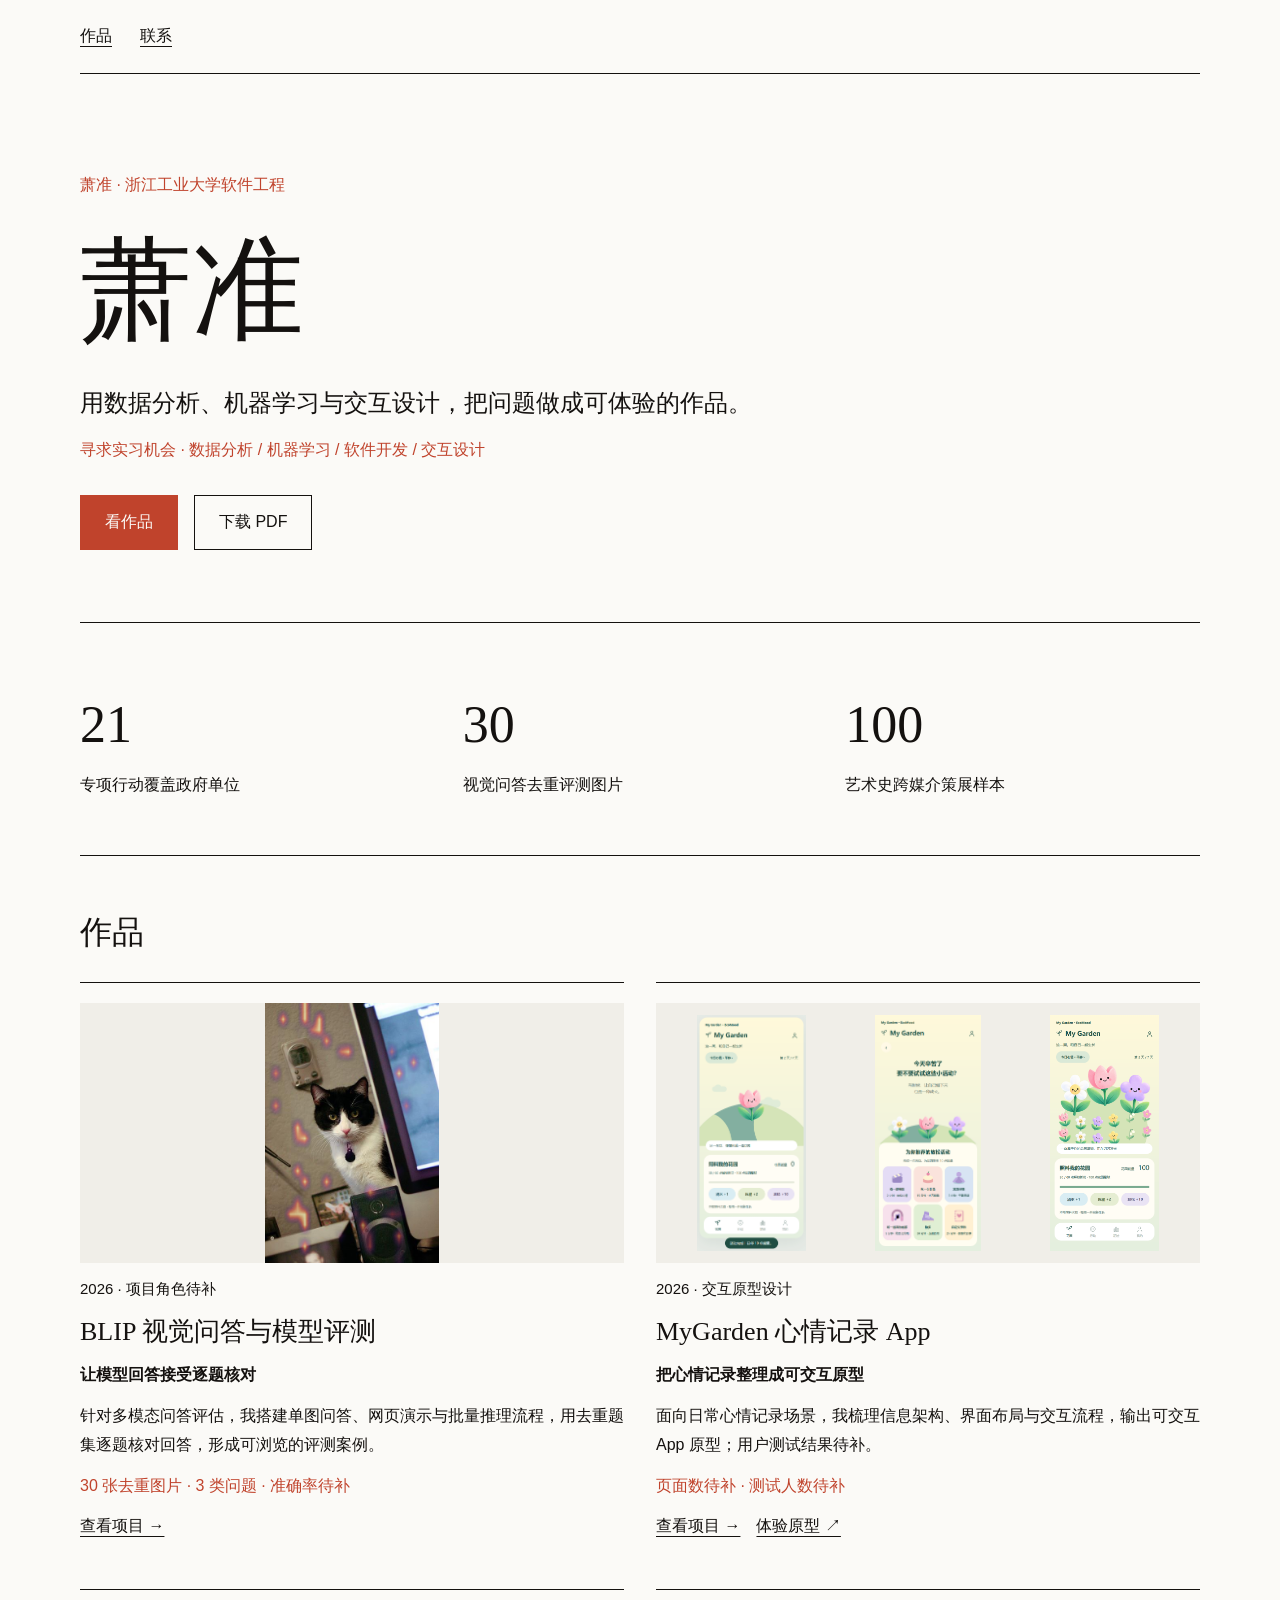
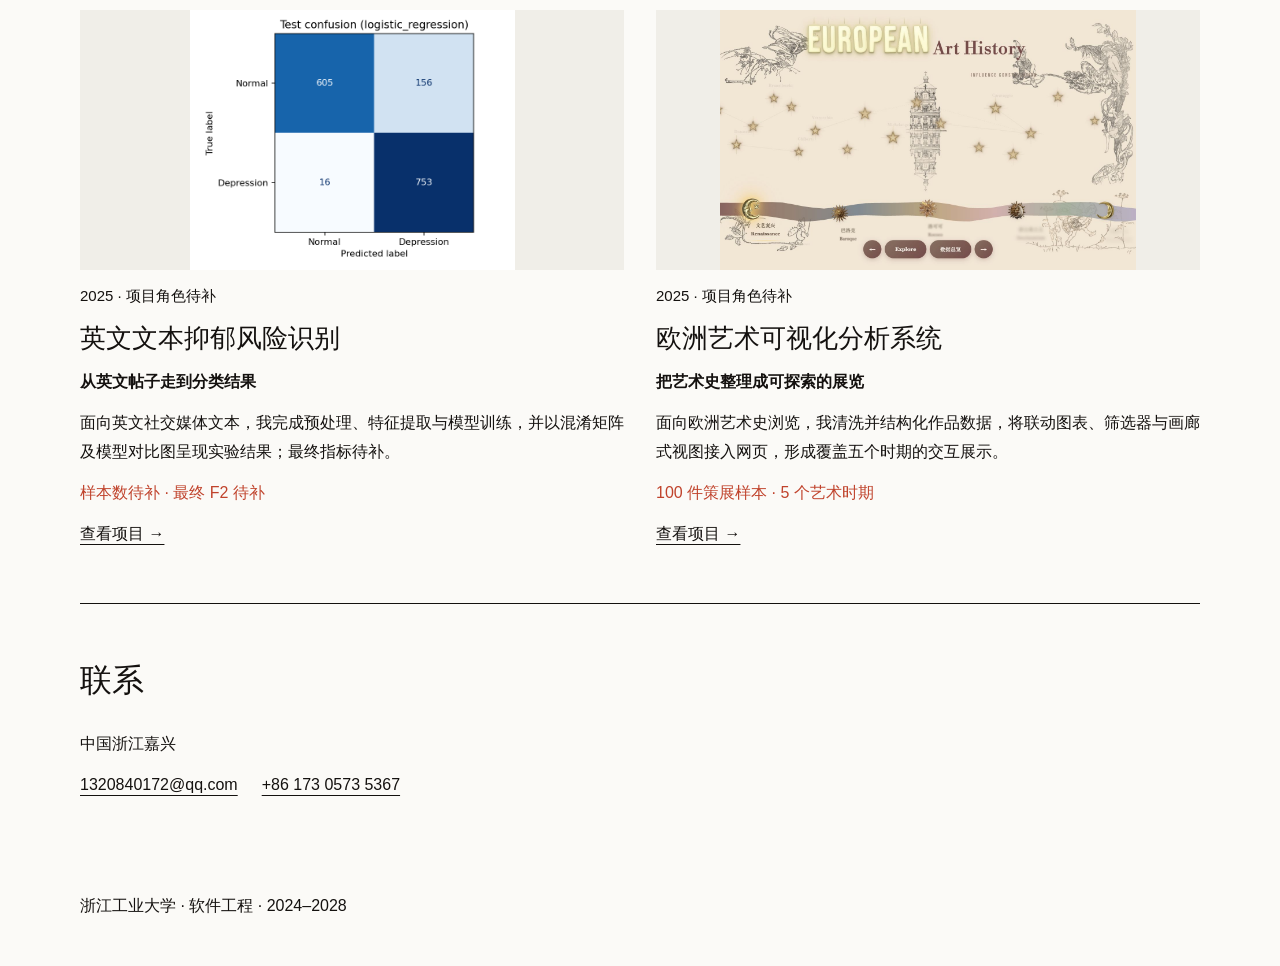
<file: index.html>
<!doctype html><html lang="zh-CN"><head><meta charset="utf-8"><meta name="viewport" content="width=device-width,initial-scale=1"><meta name="description" content="萧准的个人作品集，展示视觉问答评测、MyGarden交互原型、英文文本分类与欧洲艺术可视化项目。"><title>萧准 · 作品与经历</title><link rel="stylesheet" href="home.css"></head><body><nav aria-label="主导航"><a href="#work">作品</a><a href="#contact">联系</a></nav><main><header><p class="eyebrow">萧准 · 浙江工业大学软件工程</p><h1>萧准</h1><p class="position">用数据分析、机器学习与交互设计，把问题做成可体验的作品。</p><p class="status">寻求实习机会 · 数据分析 / 机器学习 / 软件开发 / 交互设计</p><div class="actions"><a class="button" href="#work">看作品</a><a class="button" href="Xiao_Zhun_Portfolio.pdf" download>下载 PDF</a></div></header><section aria-label="关键数字"><div class="numbers"><div><strong>21</strong><p>专项行动覆盖政府单位</p></div><div><strong>30</strong><p>视觉问答去重评测图片</p></div><div><strong>100</strong><p>艺术史跨媒介策展样本</p></div></div></section><section id="work"><h2>作品</h2><div class="cards"><article class="card reveal"><img src="blip.png" alt="BLIP 视觉问答与模型评测项目展示"><p class="meta">2026 · 项目角色待补</p><h3>BLIP 视觉问答与模型评测</h3><p><b>让模型回答接受逐题核对</b></p><p>针对多模态问答评估，我搭建单图问答、网页演示与批量推理流程，用去重题集逐题核对回答，形成可浏览的评测案例。</p><p class="result">30 张去重图片 · 3 类问题 · 准确率待补</p><a class="project-link" href="blip.html">查看项目 →</a></article><article class="card reveal"><div class="garden-preview"><img src="media/garden-cropped.png" alt="MyGarden 花园主页"><img src="media/local-relax-mobile.png" alt="Relax 呼吸练习"><img src="media/local-planet-mobile.png" alt="Planet 页面"></div><p class="meta">2026 · 交互原型设计</p><h3>MyGarden 心情记录 App</h3><p><b>把心情记录整理成可交互原型</b></p><p>面向日常心情记录场景，我梳理信息架构、界面布局与交互流程，输出可交互 App 原型；用户测试结果待补。</p><p class="result">页面数待补 · 测试人数待补</p><a class="project-link" href="garden.html">查看项目 →</a>　<a class="project-link" href="https://www.figma.com/proto/XHA2SkDdpUCdhroIdmFwxV/MyGarden?node-id=75-996&amp;starting-point-node-id=75%3A996&amp;scaling=scale-down&amp;content-scaling=fixed" target="_blank" rel="noopener noreferrer">体验原型 ↗</a></article><article class="card reveal"><img src="media/confusion_matrix_test.png" alt="英文文本抑郁风险识别项目展示"><p class="meta">2025 · 项目角色待补</p><h3>英文文本抑郁风险识别</h3><p><b>从英文帖子走到分类结果</b></p><p>面向英文社交媒体文本，我完成预处理、特征提取与模型训练，并以混淆矩阵及模型对比图呈现实验结果；最终指标待补。</p><p class="result">样本数待补 · 最终 F2 待补</p><a class="project-link" href="nlp.html">查看项目 →</a></article><article class="card reveal"><img src="media/art-homepage.png" alt="欧洲艺术可视化分析系统项目展示"><p class="meta">2025 · 项目角色待补</p><h3>欧洲艺术可视化分析系统</h3><p><b>把艺术史整理成可探索的展览</b></p><p>面向欧洲艺术史浏览，我清洗并结构化作品数据，将联动图表、筛选器与画廊式视图接入网页，形成覆盖五个时期的交互展示。</p><p class="result">100 件策展样本 · 5 个艺术时期</p><a class="project-link" href="art.html">查看项目 →</a></article></div></section><section id="contact" class="contact"><h2>联系</h2><p>中国浙江嘉兴</p><p><a href="mailto:1320840172@qq.com">1320840172@qq.com</a><a href="tel:+8617305735367">+86 173 0573 5367</a></p></section></main><footer>浙江工业大学 · 软件工程 · 2024–2028</footer><script>
if('IntersectionObserver' in window && !window.matchMedia('(prefers-reduced-motion: reduce)').matches){
document.documentElement.classList.add('js');
const observer=new IntersectionObserver(entries=>{entries.forEach(entry=>{if(entry.isIntersecting){entry.target.classList.add('visible');observer.unobserve(entry.target)}})},{threshold:0.05});
document.querySelectorAll('.reveal').forEach(el=>observer.observe(el));
}
</script></body></html>
</file>
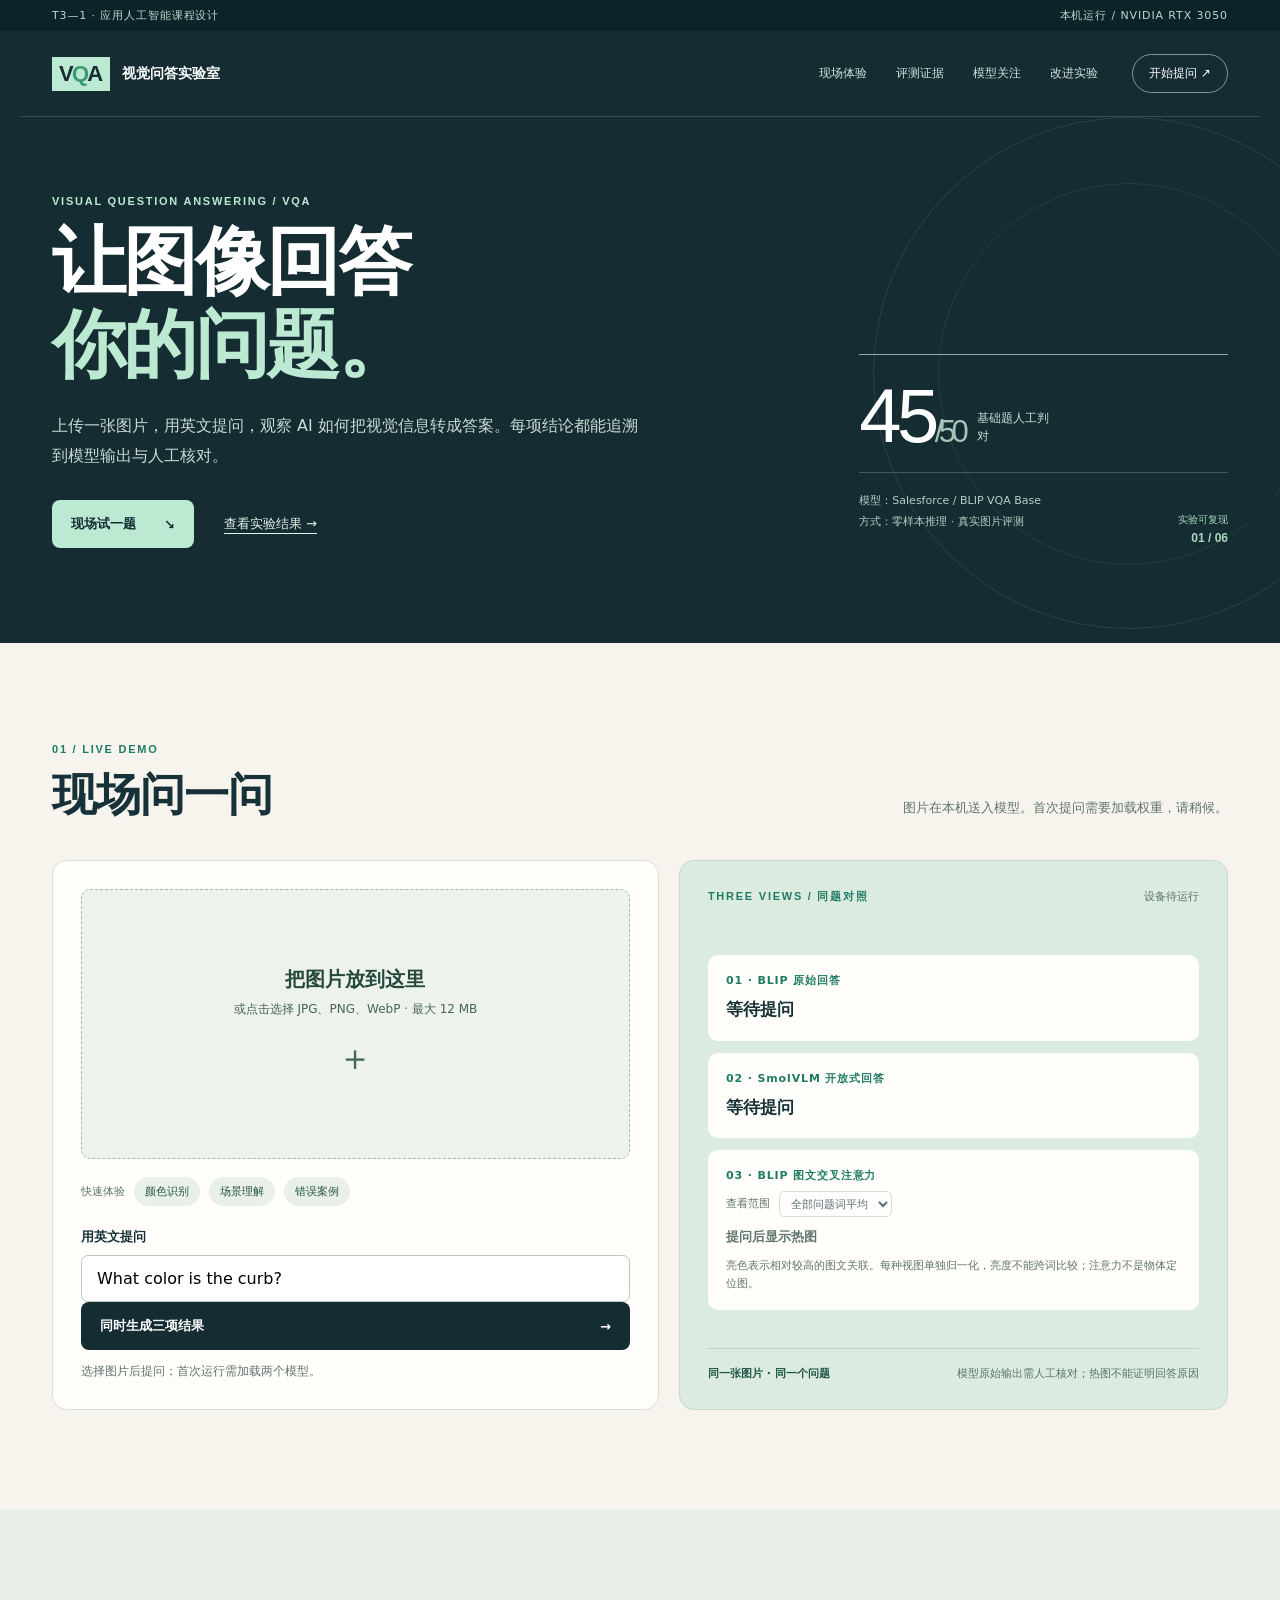
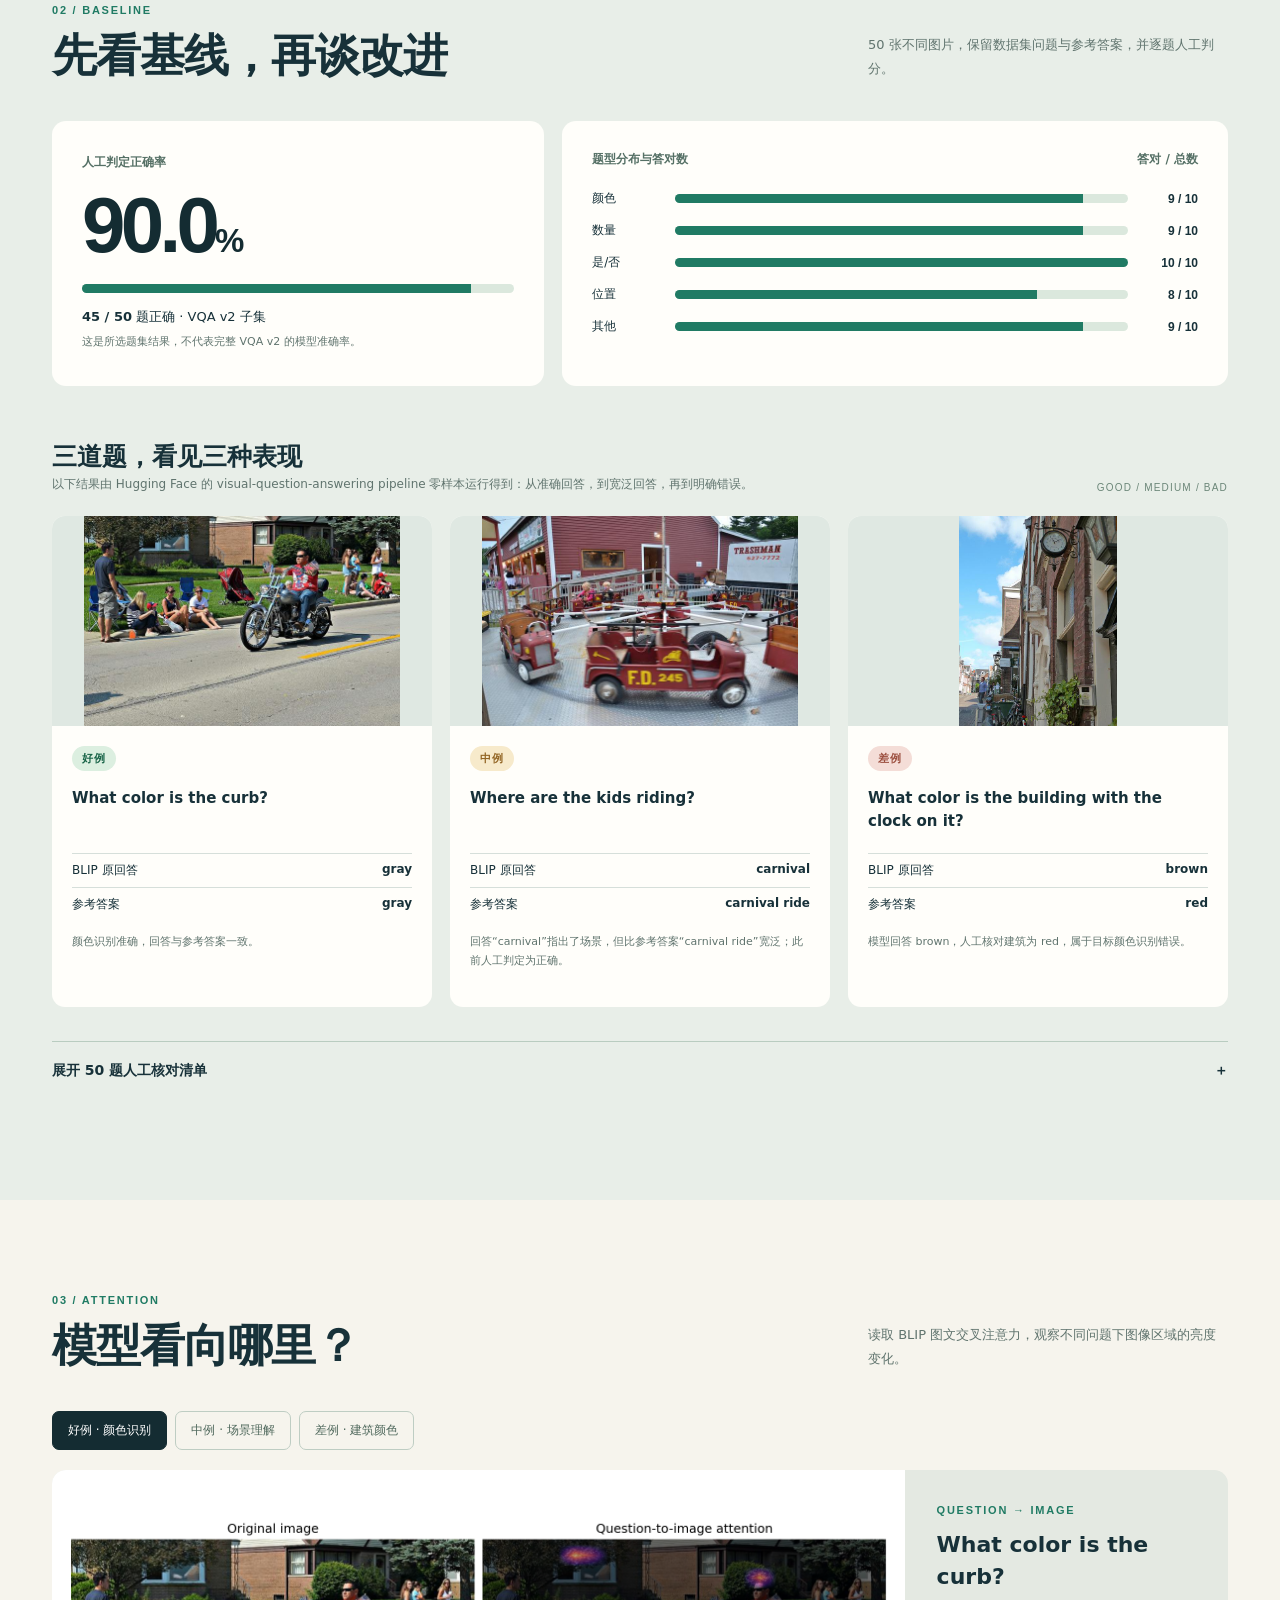
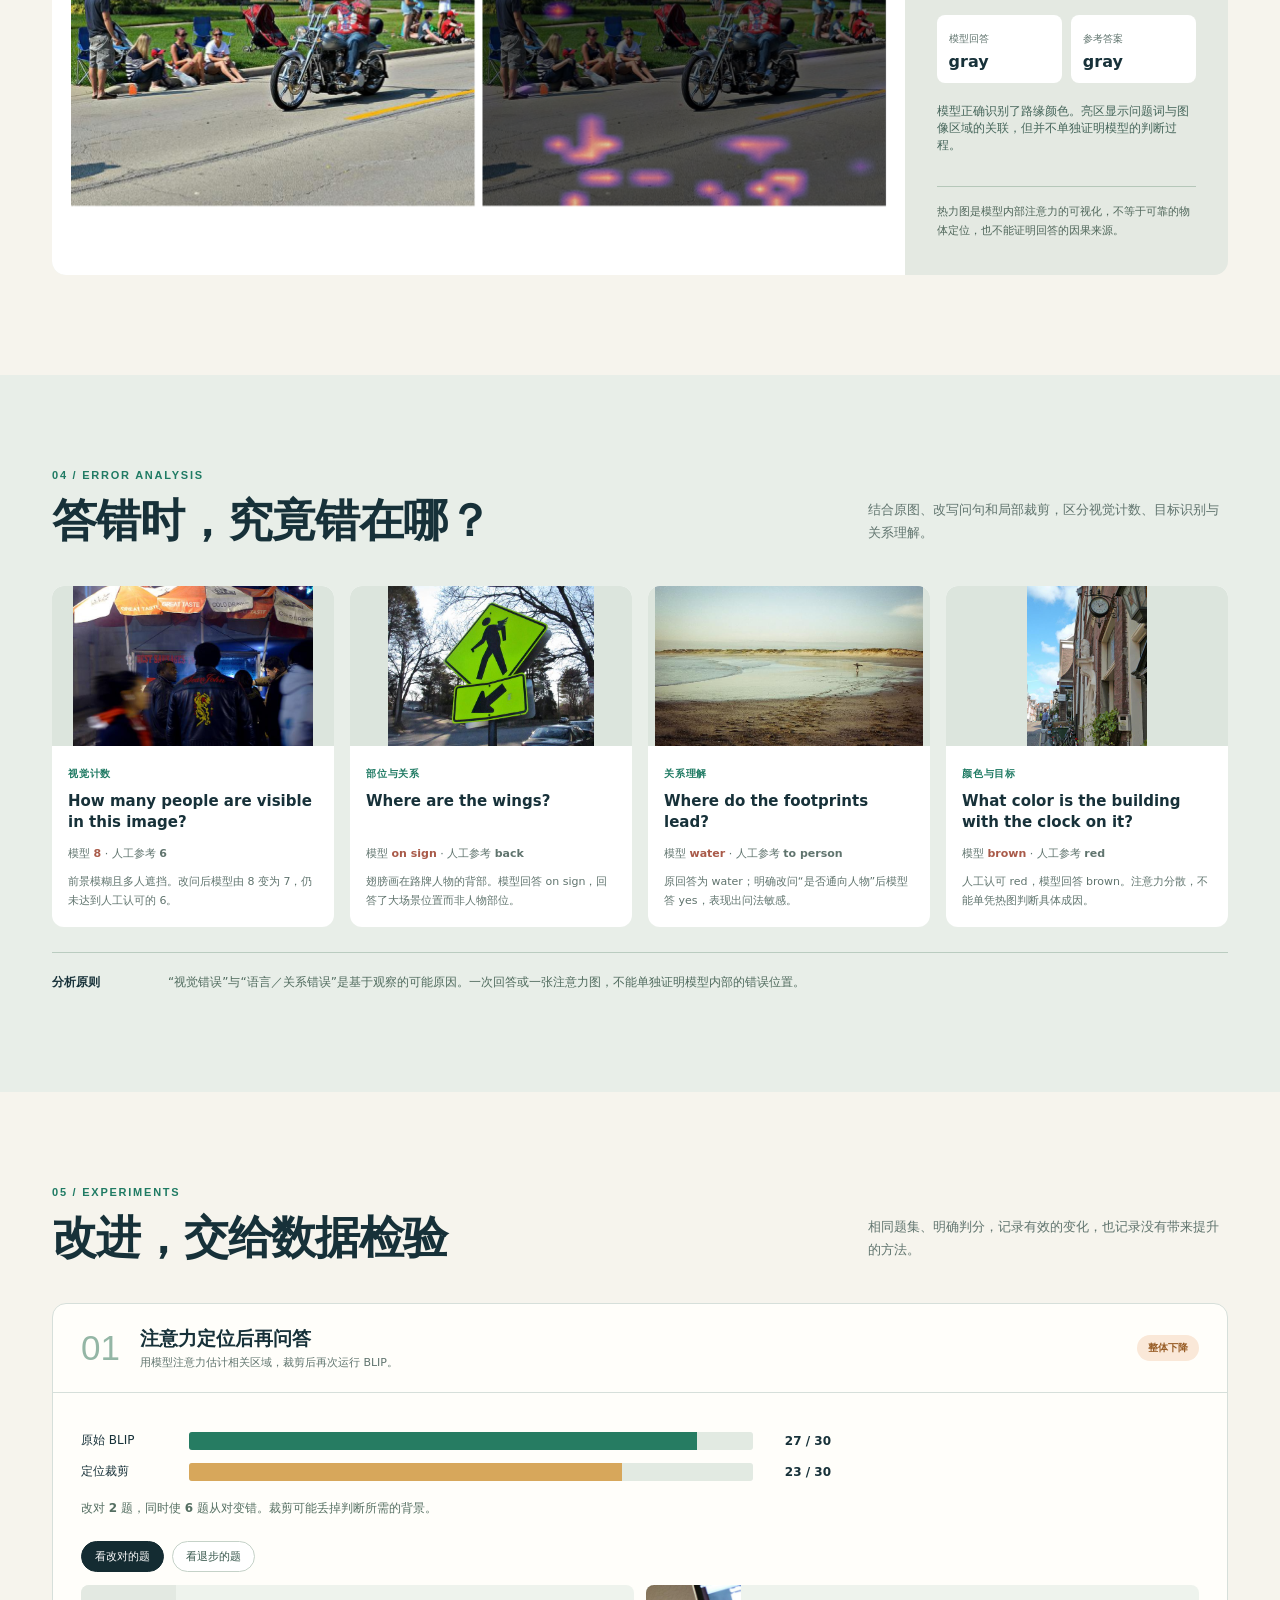
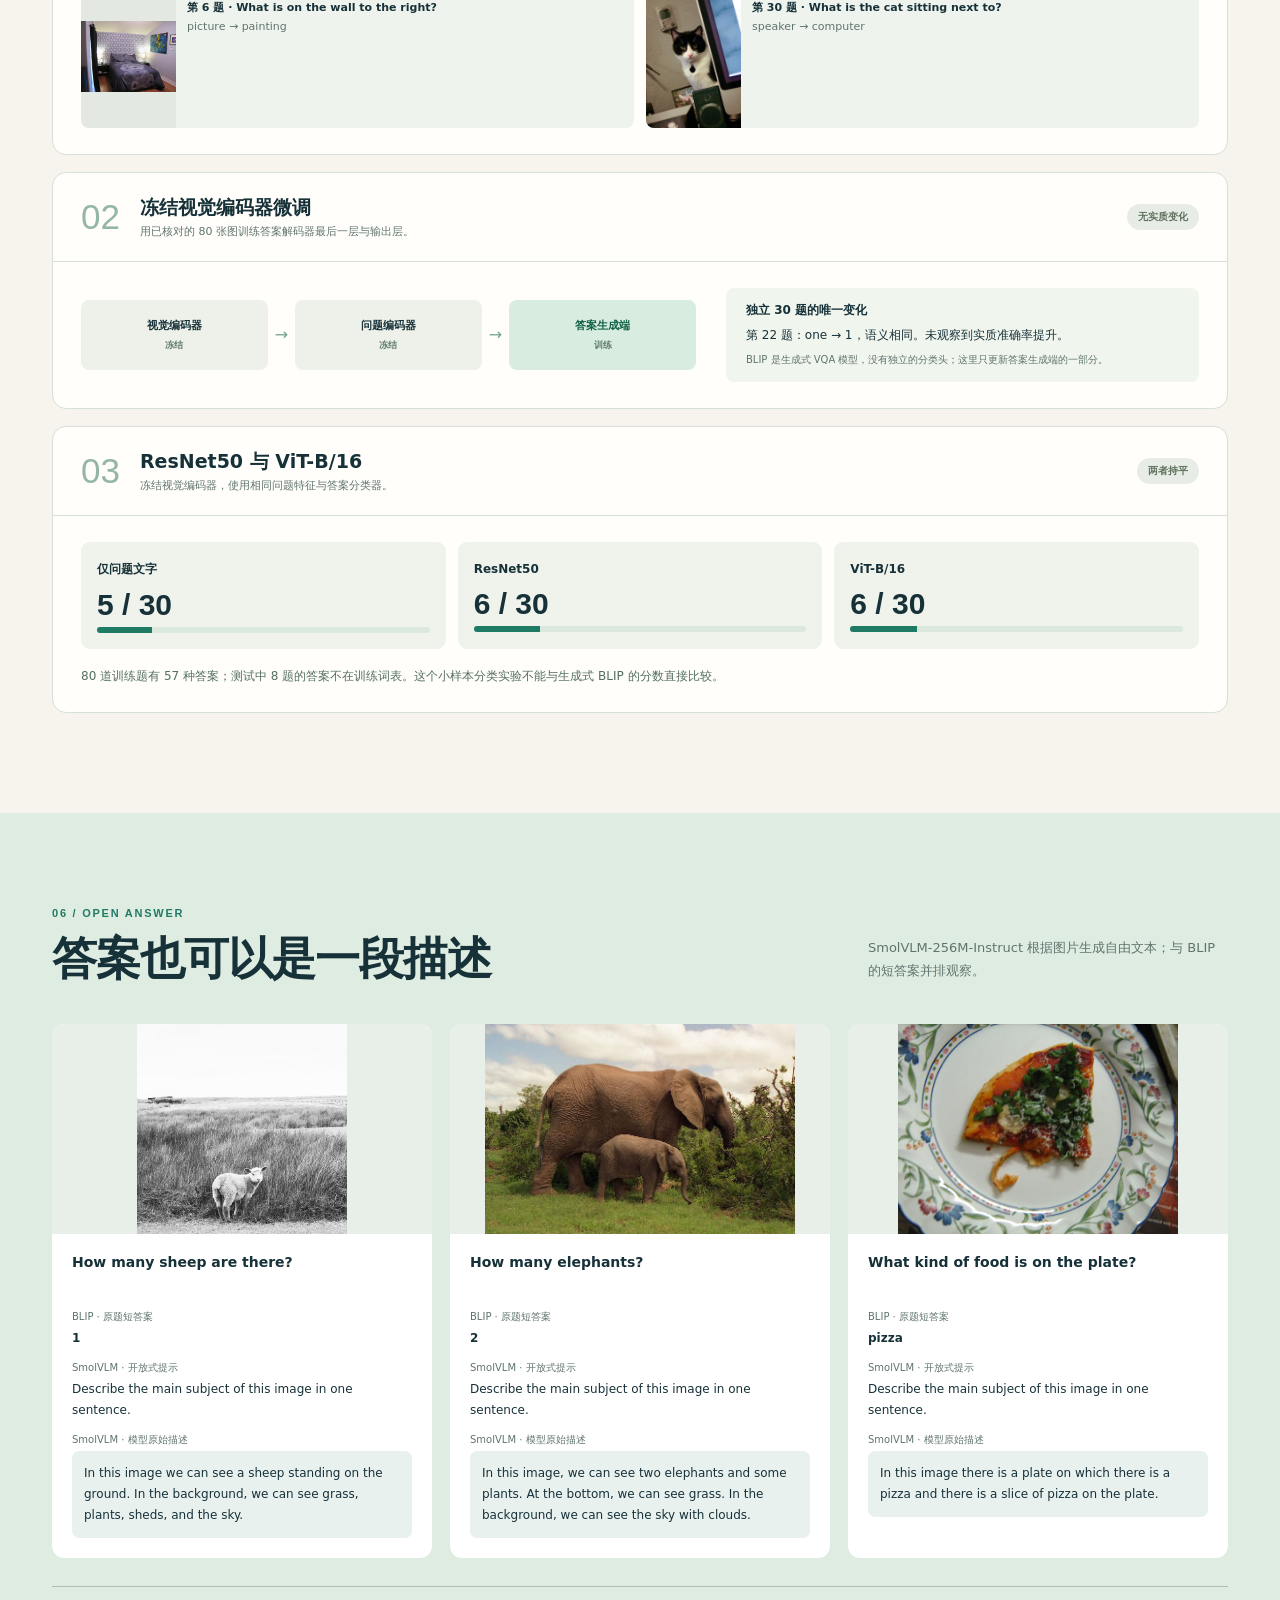
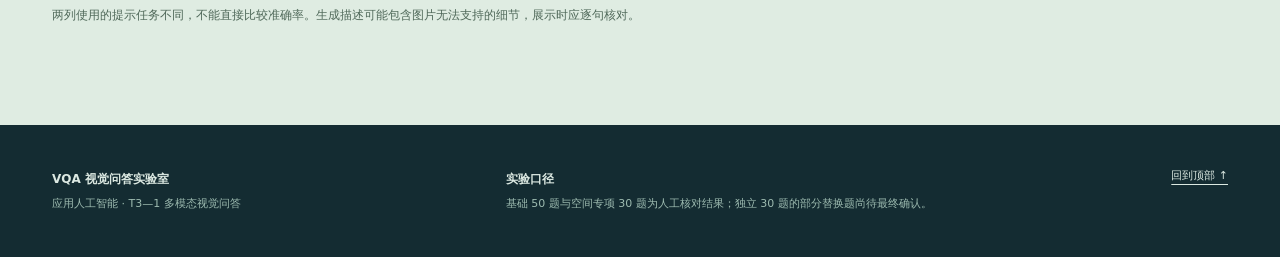
<file: blip-demo/index.html>
<!doctype html>
<html lang="zh-CN">
<head>
  <meta charset="utf-8">
  <meta name="viewport" content="width=device-width, initial-scale=1">
  <meta name="theme-color" content="#142c32">
  <title>看见之后｜多模态视觉问答实验室</title>
  <link rel="stylesheet" href="./demo.css">
  <script src="./demo.js" defer></script>
</head>
<body>
  <a class="skip" href="#main">跳到正文</a>
  <div class="topline"><span>T3—1 · 应用人工智能课程设计</span><span>本机运行 / NVIDIA RTX 3050</span></div>
  <header class="masthead">
    <nav class="nav wrap" aria-label="页面导航">
      <a class="wordmark" href="#top"><span class="wordmark-symbol" aria-hidden="true">V<span>Q</span>A</span><span>视觉问答实验室</span></a>
      <div class="navlinks"><a href="#live">现场体验</a><a href="#evidence">评测证据</a><a href="#attention">模型关注</a><a href="#experiments">改进实验</a></div>
      <a class="nav-cta" href="#live">开始提问 <span aria-hidden="true">↗</span></a>
    </nav>
    <div class="hero wrap" id="top">
      <div class="hero-copy"><p class="eyebrow light">VISUAL QUESTION ANSWERING / VQA</p>
        <h1>让图像回答<br><em>你的问题。</em></h1>
        <p class="hero-lead">上传一张图片，用英文提问，观察 AI 如何把视觉信息转成答案。每项结论都能追溯到模型输出与人工核对。</p>
        <div class="hero-actions"><a class="button button-bright" href="#live">现场试一题 <span aria-hidden="true">↘</span></a><a class="text-link" href="#evidence">查看实验结果 <span aria-hidden="true">→</span></a></div>
      </div>
      <div class="hero-proof" aria-label="项目关键结果"><div class="proof-big"><strong id="hero-score">45<small>/50</small></strong><span>基础题人工判对</span></div><div class="proof-line"></div><p>模型：Salesforce / BLIP VQA Base<br>方式：零样本推理 · 真实图片评测</p><div class="proof-stamp">实验可复现<br><b>01 / 06</b></div></div>
    </div>
  </header>

  <main id="main">
    <section class="section live-section wrap" id="live" aria-labelledby="live-title">
      <div class="section-heading"><div><p class="eyebrow">01 / LIVE DEMO</p><h2 id="live-title">现场问一问</h2></div><p>图片在本机送入模型。首次提问需要加载权重，请稍候。</p></div>
      <div class="live-grid"><div class="upload-panel">
        <label class="image-drop" id="drop-area" for="image-input"><input id="image-input" type="file" accept="image/jpeg,image/png,image/webp" aria-label="上传图片"><span id="drop-copy"><b>把图片放到这里</b><small>或点击选择 JPG、PNG、WebP · 最大 12 MB</small><span class="drop-mark" aria-hidden="true">＋</span></span><img id="image-preview" alt="已上传图片预览" hidden></label>
        <div class="sample-row"><span>快速体验</span><button type="button" class="sample" data-sample="good">颜色识别</button><button type="button" class="sample" data-sample="medium">场景理解</button><button type="button" class="sample" data-sample="bad">错误案例</button></div>
        <label class="field-label" for="question-input">用英文提问</label><input class="question-input" id="question-input" type="text" value="What color is the curb?" maxlength="500" placeholder="例如：How many cats are in the picture?">
        <button type="button" class="button button-dark ask-button" id="ask-button">同时生成三项结果 <span aria-hidden="true">→</span></button>
        <p class="live-status" id="live-status" role="status">选择图片后提问；首次运行需加载两个模型。</p>
      </div><div class="result-panel"><div class="result-top"><span class="eyebrow">THREE VIEWS / 同题对照</span><span id="device-label">设备待运行</span></div>
        <div class="live-results" aria-live="polite">
          <div class="live-result-card"><small>01 · BLIP 原始回答</small><p id="answer-text">等待提问</p></div>
          <div class="live-result-card"><small>02 · SmolVLM 开放式回答</small><p id="open-answer-text">等待提问</p></div>
          <div class="live-result-card heat-card"><small>03 · BLIP 图文交叉注意力</small><label class="heat-label" for="heat-token">查看范围 <select id="heat-token" disabled><option value="all">全部问题词平均</option></select></label><img id="live-heatmap" alt="当前图片与问题对应的 BLIP 注意力热图" hidden><p id="heat-placeholder">提问后显示热图</p><p class="heat-note">亮色表示相对较高的图文关联。每种视图单独归一化，亮度不能跨词比较；注意力不是物体定位图。</p></div>
        </div><div class="result-bottom"><span>同一张图片 · 同一个问题</span><span>模型原始输出需人工核对；热图不能证明回答原因</span></div></div></div>
    </section>

    <section class="section evidence-section" id="evidence" aria-labelledby="evidence-title"><div class="wrap">
      <div class="section-heading"><div><p class="eyebrow">02 / BASELINE</p><h2 id="evidence-title">先看基线，再谈改进</h2></div><p>50 张不同图片，保留数据集问题与参考答案，并逐题人工判分。</p></div>
      <div class="baseline-layout"><div class="headline-score"><span>人工判定正确率</span><strong id="baseline-percent">90.0<small>%</small></strong><div class="meter"><i id="baseline-meter" style="width:90%"></i></div><p><b id="baseline-count">45 / 50</b> 题正确 · VQA v2 子集</p><small>这是所选题集结果，不代表完整 VQA v2 的模型准确率。</small></div><div class="category-board"><div class="category-header"><span>题型分布与答对数</span><span>答对 / 总数</span></div><div id="category-bars" class="category-bars">正在读取…</div></div></div>
      <div class="subhead"><div><h3>三道题，看见三种表现</h3><p>以下结果由 Hugging Face 的 visual-question-answering pipeline 零样本运行得到：从准确回答，到宽泛回答，再到明确错误。</p></div><span class="sub-index">GOOD / MEDIUM / BAD</span></div>
      <div id="example-cards" class="example-grid"></div>
      <details class="question-drawer"><summary>展开 50 题人工核对清单 <span aria-hidden="true">＋</span></summary><div class="question-tools"><button type="button" class="chip active" data-review-filter="all">全部</button><button type="button" class="chip" data-review-filter="wrong">答错的 5 题</button><input id="review-search" type="search" placeholder="搜索问题、答案或题型" aria-label="搜索评测题目"></div><div id="review-list" class="review-list"></div></details>
    </div></section>

    <section class="section attention-section wrap" id="attention" aria-labelledby="attention-title"><div class="section-heading"><div><p class="eyebrow">03 / ATTENTION</p><h2 id="attention-title">模型看向哪里？</h2></div><p>读取 BLIP 图文交叉注意力，观察不同问题下图像区域的亮度变化。</p></div>
      <div class="attention-controls" role="tablist" aria-label="注意力案例"><button type="button" class="tab active" data-attention="好" role="tab" aria-selected="true">好例 · 颜色识别</button><button type="button" class="tab" data-attention="中" role="tab" aria-selected="false">中例 · 场景理解</button><button type="button" class="tab" data-attention="差" role="tab" aria-selected="false">差例 · 建筑颜色</button></div>
      <div class="attention-view"><div class="attention-figure"><img id="attention-image" src="./assets/attention/good.png" alt="原图与注意力热力图" loading="lazy"></div><div class="attention-aside"><span class="eyebrow">QUESTION → IMAGE</span><h3 id="attention-question">正在读取…</h3><div class="answer-pair"><div><small>模型回答</small><b id="attention-answer">—</b></div><div><small>参考答案</small><b id="attention-reference">—</b></div></div><p id="attention-note"></p><p class="caution">热力图是模型内部注意力的可视化，不等于可靠的物体定位，也不能证明回答的因果来源。</p></div></div>
    </section>

    <section class="section error-section" id="errors" aria-labelledby="errors-title"><div class="wrap"><div class="section-heading"><div><p class="eyebrow">04 / ERROR ANALYSIS</p><h2 id="errors-title">答错时，究竟错在哪？</h2></div><p>结合原图、改写问句和局部裁剪，区分视觉计数、目标识别与关系理解。</p></div>
      <div id="error-cards" class="error-grid"></div><div class="evidence-note"><b>分析原则</b><span>“视觉错误”与“语言／关系错误”是基于观察的可能原因。一次回答或一张注意力图，不能单独证明模型内部的错误位置。</span></div>
    </div></section>

    <section class="section experiment-section wrap" id="experiments" aria-labelledby="experiments-title"><div class="section-heading"><div><p class="eyebrow">05 / EXPERIMENTS</p><h2 id="experiments-title">改进，交给数据检验</h2></div><p>相同题集、明确判分，记录有效的变化，也记录没有带来提升的方法。</p></div>
      <div class="experiment-stack"><article class="experiment-card"><div class="experiment-intro"><span class="experiment-no">01</span><div><h3>注意力定位后再问答</h3><p>用模型注意力估计相关区域，裁剪后再次运行 BLIP。</p></div><span class="status status-down">整体下降</span></div><div class="experiment-body"><div class="score-compare"><div class="score-row"><span>原始 BLIP</span><div class="score-track"><i style="width:90%"></i></div><strong id="spatial-base-score">27 / 30</strong></div><div class="score-row"><span>定位裁剪</span><div class="score-track amber"><i style="width:76.7%"></i></div><strong id="spatial-crop-score">23 / 30</strong></div></div><p class="experiment-takeaway">改对 <b id="improved-count">2</b> 题，同时使 <b id="regressed-count">6</b> 题从对变错。裁剪可能丢掉判断所需的背景。</p><div class="mini-switch"><button type="button" class="chip active" data-spatial="improved">看改对的题</button><button type="button" class="chip" data-spatial="regressed">看退步的题</button></div><div id="spatial-cases" class="mini-cases"></div></div></article>
      <article class="experiment-card"><div class="experiment-intro"><span class="experiment-no">02</span><div><h3>冻结视觉编码器微调</h3><p>用已核对的 80 张图训练答案解码器最后一层与输出层。</p></div><span class="status status-flat">无实质变化</span></div><div class="experiment-body two-column"><div class="diagram"><div class="diagram-box frozen">视觉编码器 <small>冻结</small></div><div class="diagram-arrow">→</div><div class="diagram-box frozen">问题编码器 <small>冻结</small></div><div class="diagram-arrow">→</div><div class="diagram-box trainable">答案生成端 <small>训练</small></div></div><div class="note-block"><b>独立 30 题的唯一变化</b><p id="finetune-change">one → 1，语义相同。未观察到实质准确率提升。</p><small>BLIP 是生成式 VQA 模型，没有独立的分类头；这里只更新答案生成端的一部分。</small></div></div></article>
      <article class="experiment-card"><div class="experiment-intro"><span class="experiment-no">03</span><div><h3>ResNet50 与 ViT-B/16</h3><p>冻结视觉编码器，使用相同问题特征与答案分类器。</p></div><span class="status status-flat">两者持平</span></div><div class="experiment-body"><div class="encoder-bars" id="encoder-bars"></div><p class="experiment-takeaway">80 道训练题有 57 种答案；测试中 8 题的答案不在训练词表。这个小样本分类实验不能与生成式 BLIP 的分数直接比较。</p></div></article></div>
    </section>

    <section class="section open-section" id="open-ended" aria-labelledby="open-title"><div class="wrap"><div class="section-heading"><div><p class="eyebrow">06 / OPEN ANSWER</p><h2 id="open-title">答案也可以是一段描述</h2></div><p>SmolVLM-256M-Instruct 根据图片生成自由文本；与 BLIP 的短答案并排观察。</p></div><div id="open-cards" class="open-grid"></div><p class="open-caution">两列使用的提示任务不同，不能直接比较准确率。生成描述可能包含图片无法支持的细节，展示时应逐句核对。</p></div></section>
  </main>

  <footer class="footer"><div class="wrap footer-layout"><div><b>VQA 视觉问答实验室</b><p>应用人工智能 · T3—1 多模态视觉问答</p></div><div><b>实验口径</b><p>基础 50 题与空间专项 30 题为人工核对结果；独立 30 题的部分替换题尚待最终确认。</p></div><a href="#top">回到顶部 ↑</a></div></footer>
</body>
</html>
</file>
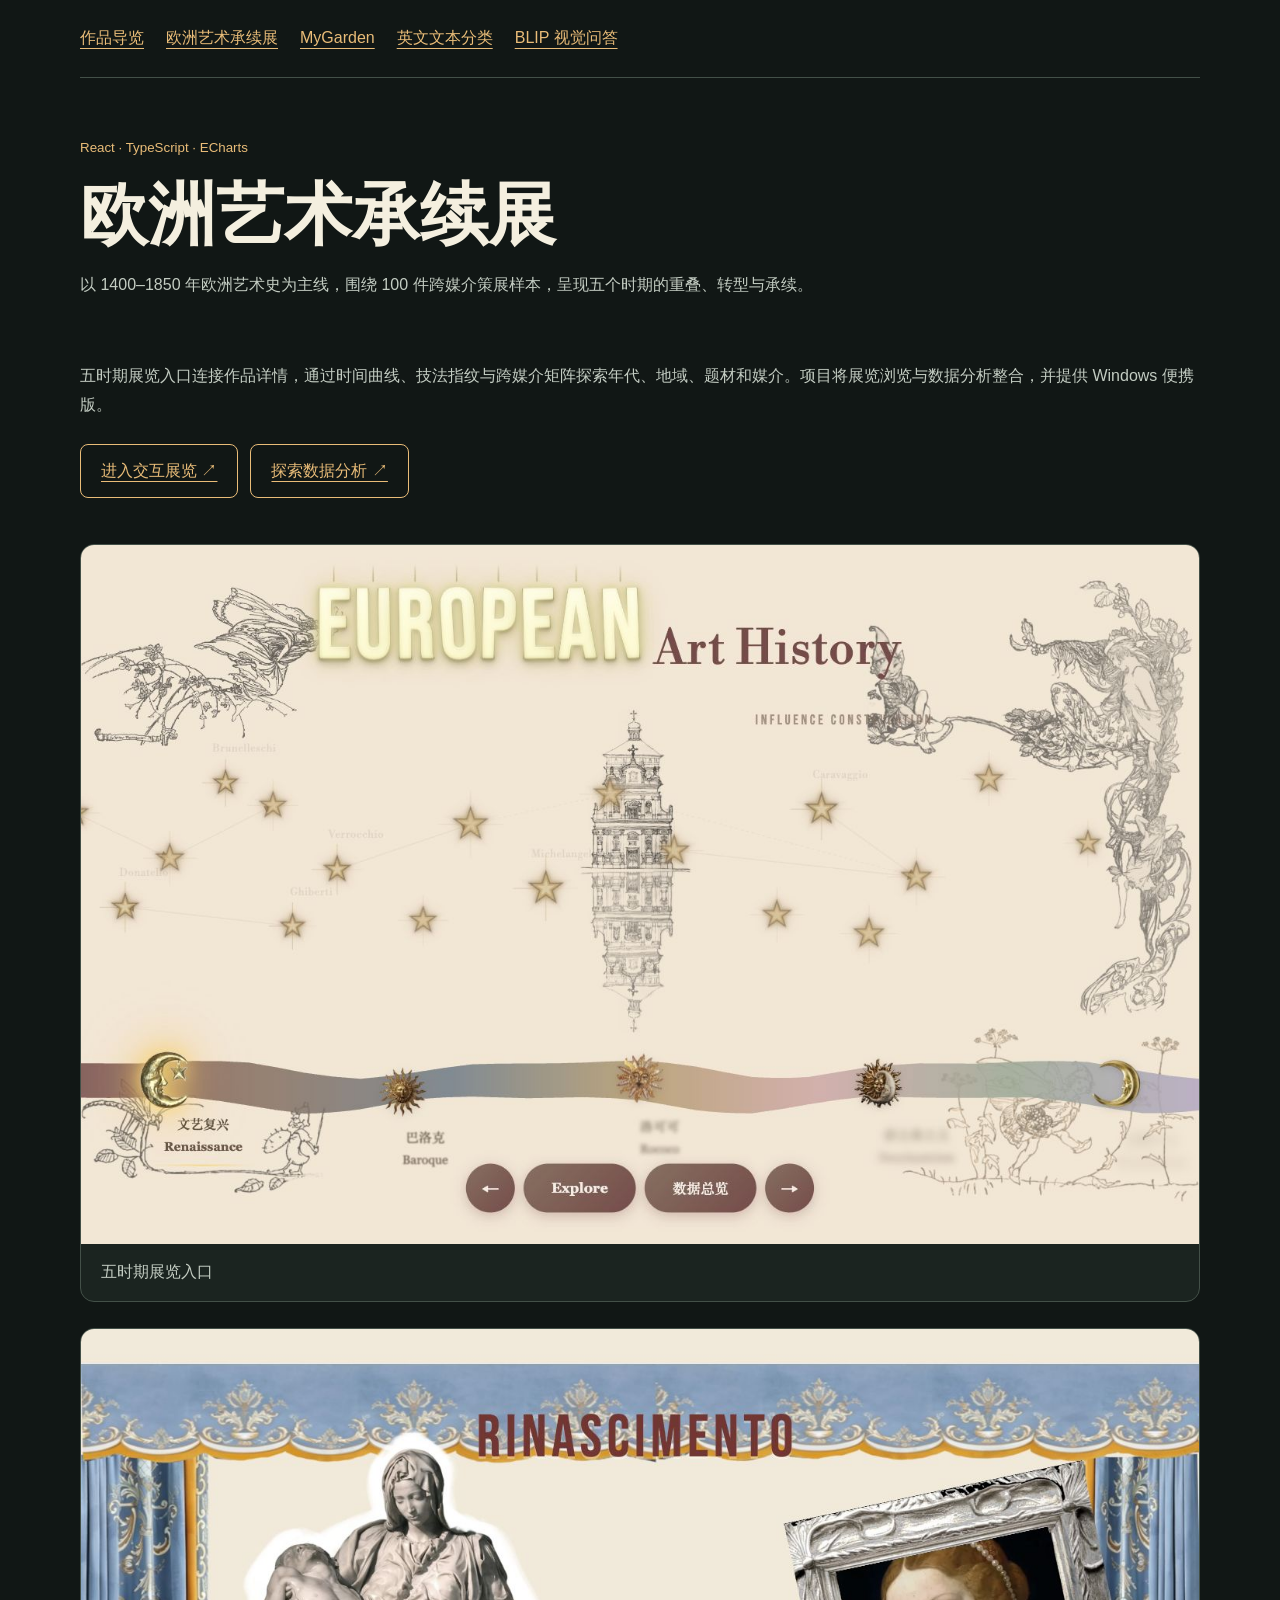
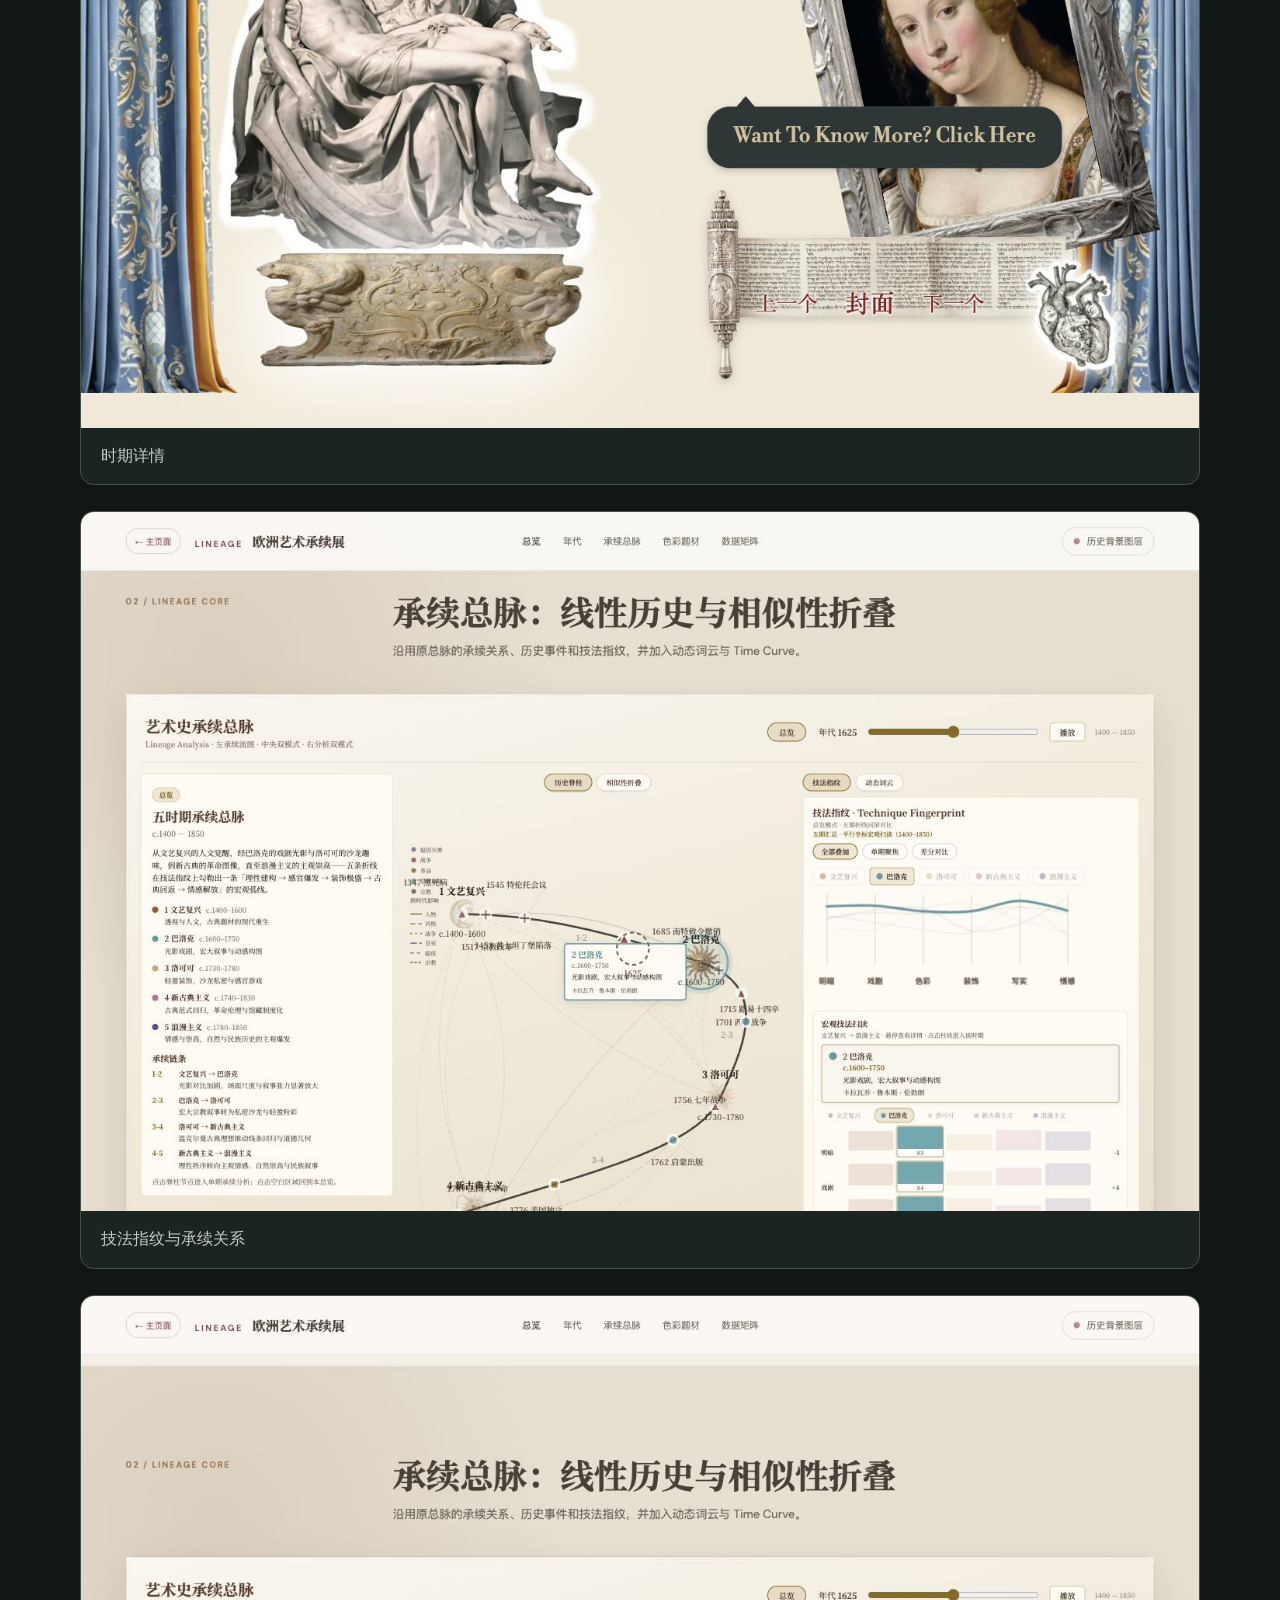
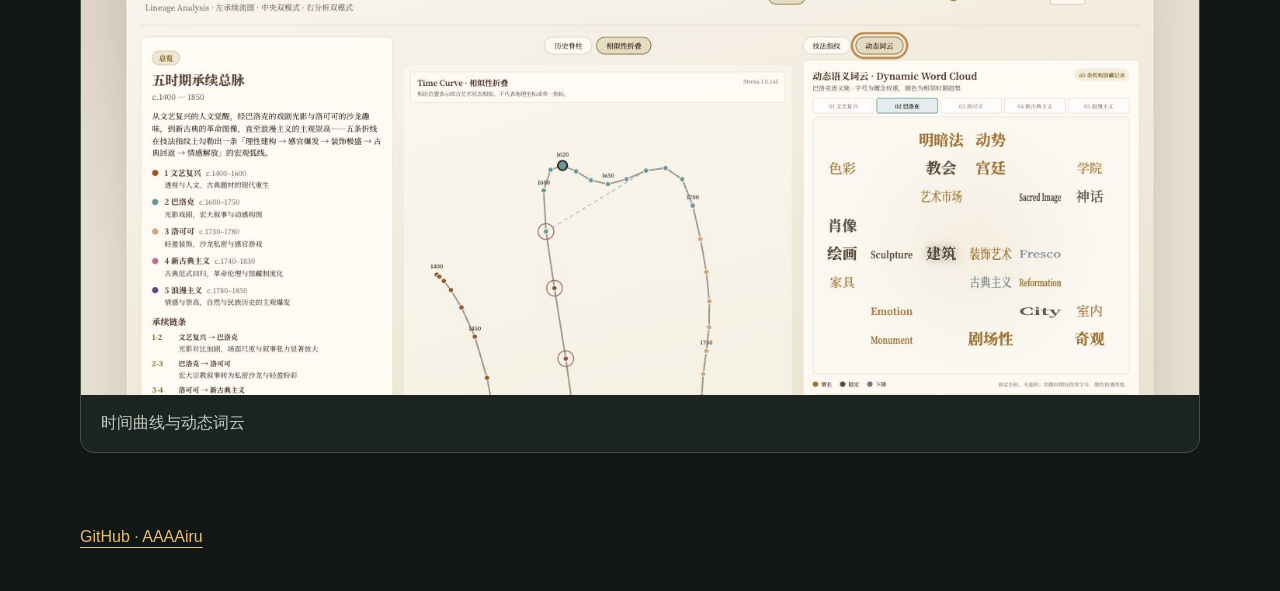
<file: art.html>
<!doctype html><html lang="zh-CN"><meta charset="utf-8"><meta name="viewport" content="width=device-width,initial-scale=1"><title>欧洲艺术承续展 · AAAAiru</title><link rel="stylesheet" href="style.css"><nav><a href="index.html">作品导览</a><a href="art.html">欧洲艺术承续展</a><a href="garden.html">MyGarden</a><a href="nlp.html">英文文本分类</a><a href="blip.html">BLIP 视觉问答</a></nav><main><header><small>React · TypeScript · ECharts</small><h1>欧洲艺术承续展</h1><p>以 1400–1850 年欧洲艺术史为主线，围绕 100 件跨媒介策展样本，呈现五个时期的重叠、转型与承续。</p></header><p>五时期展览入口连接作品详情，通过时间曲线、技法指纹与跨媒介矩阵探索年代、地域、题材和媒介。项目将展览浏览与数据分析整合，并提供 Windows 便携版。</p><a class="action" href="art-demo/index.html">进入交互展览 ↗</a><a class="action" href="art-demo/analysis.html">探索数据分析 ↗</a><div class="gallery"><figure><a href="media/art-homepage.png"><img src="media/art-homepage.png" alt="五时期展览入口" loading="lazy"></a><figcaption>五时期展览入口</figcaption></figure><figure><a href="media/art-period-detail.png"><img src="media/art-period-detail.png" alt="时期详情" loading="lazy"></a><figcaption>时期详情</figcaption></figure><figure><a href="media/art-analysis-lineage-core.png"><img src="media/art-analysis-lineage-core.png" alt="技法指纹与承续关系" loading="lazy"></a><figcaption>技法指纹与承续关系</figcaption></figure><figure><a href="media/art-analysis-time-curve-wordcloud.png"><img src="media/art-analysis-time-curve-wordcloud.png" alt="时间曲线与动态词云" loading="lazy"></a><figcaption>时间曲线与动态词云</figcaption></figure></div></main><footer><a href="https://github.com/AAAAiru">GitHub · AAAAiru</a></footer></html>
</file>
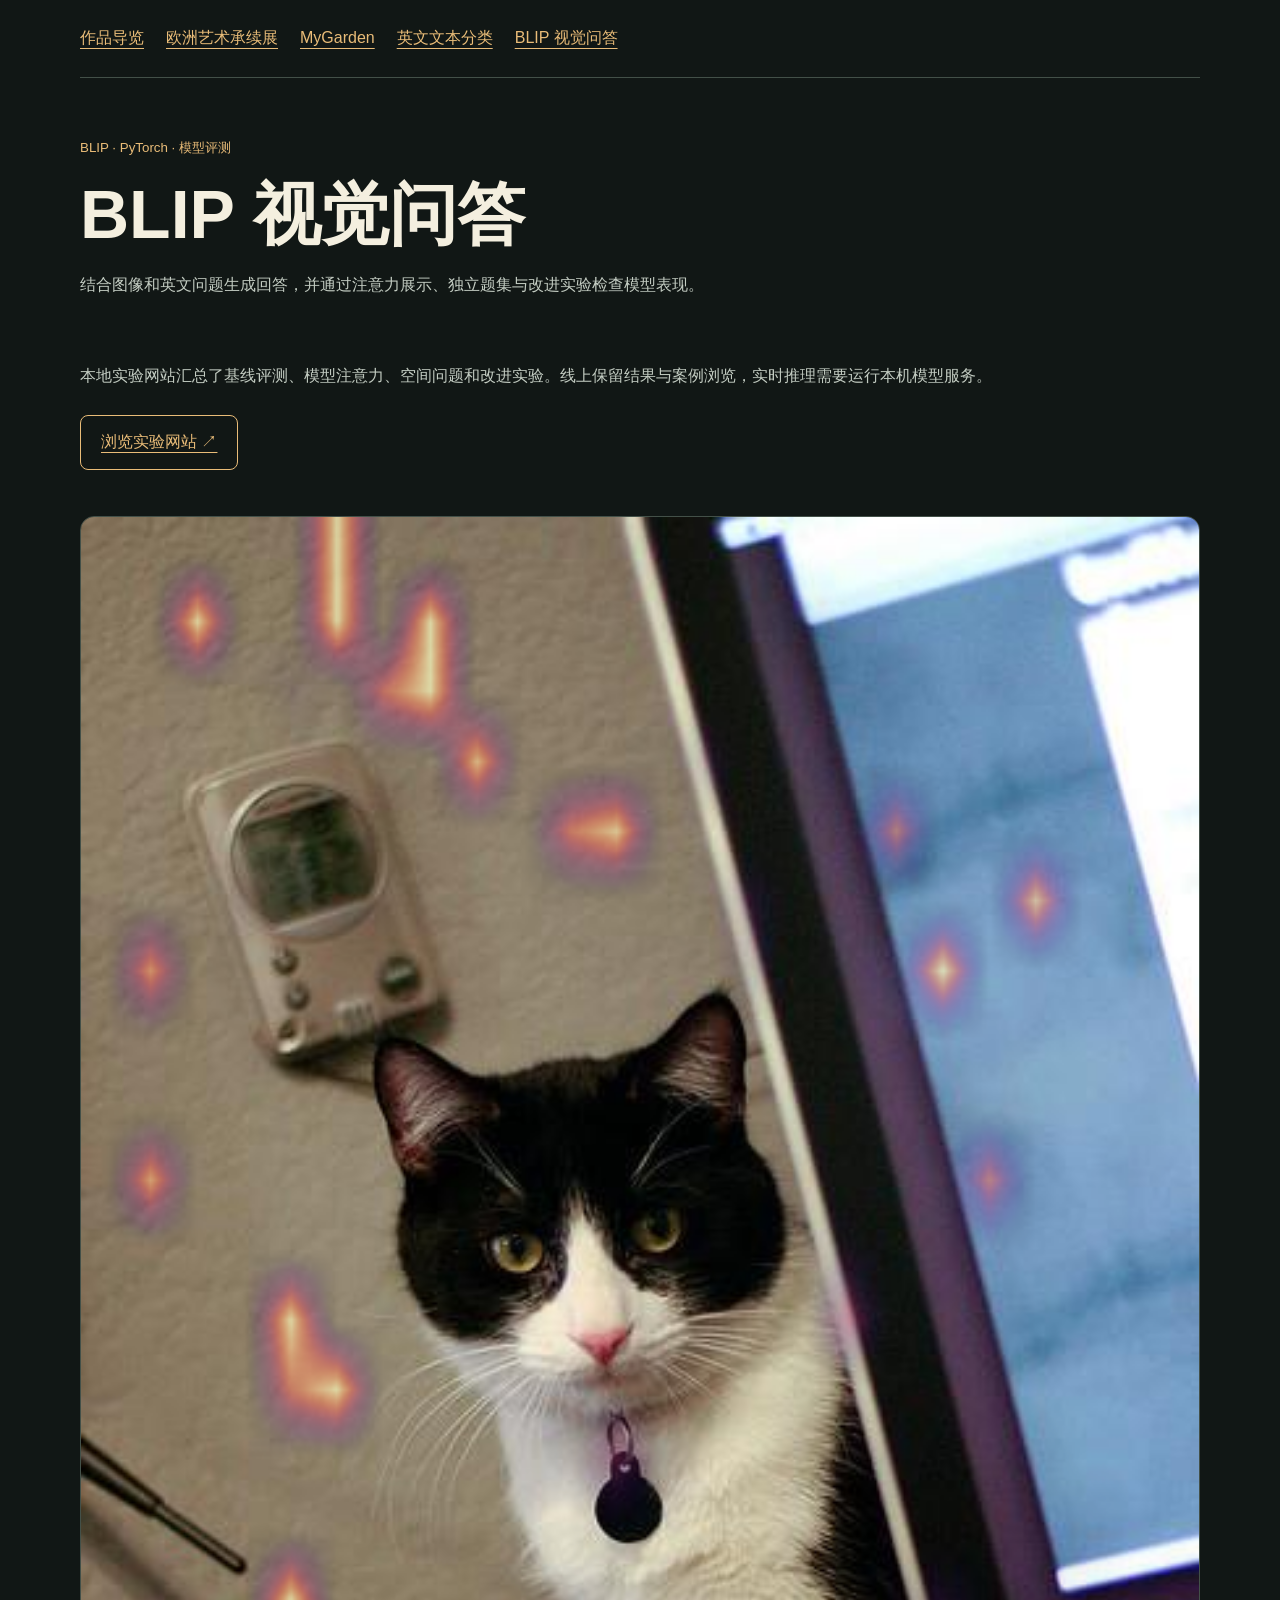
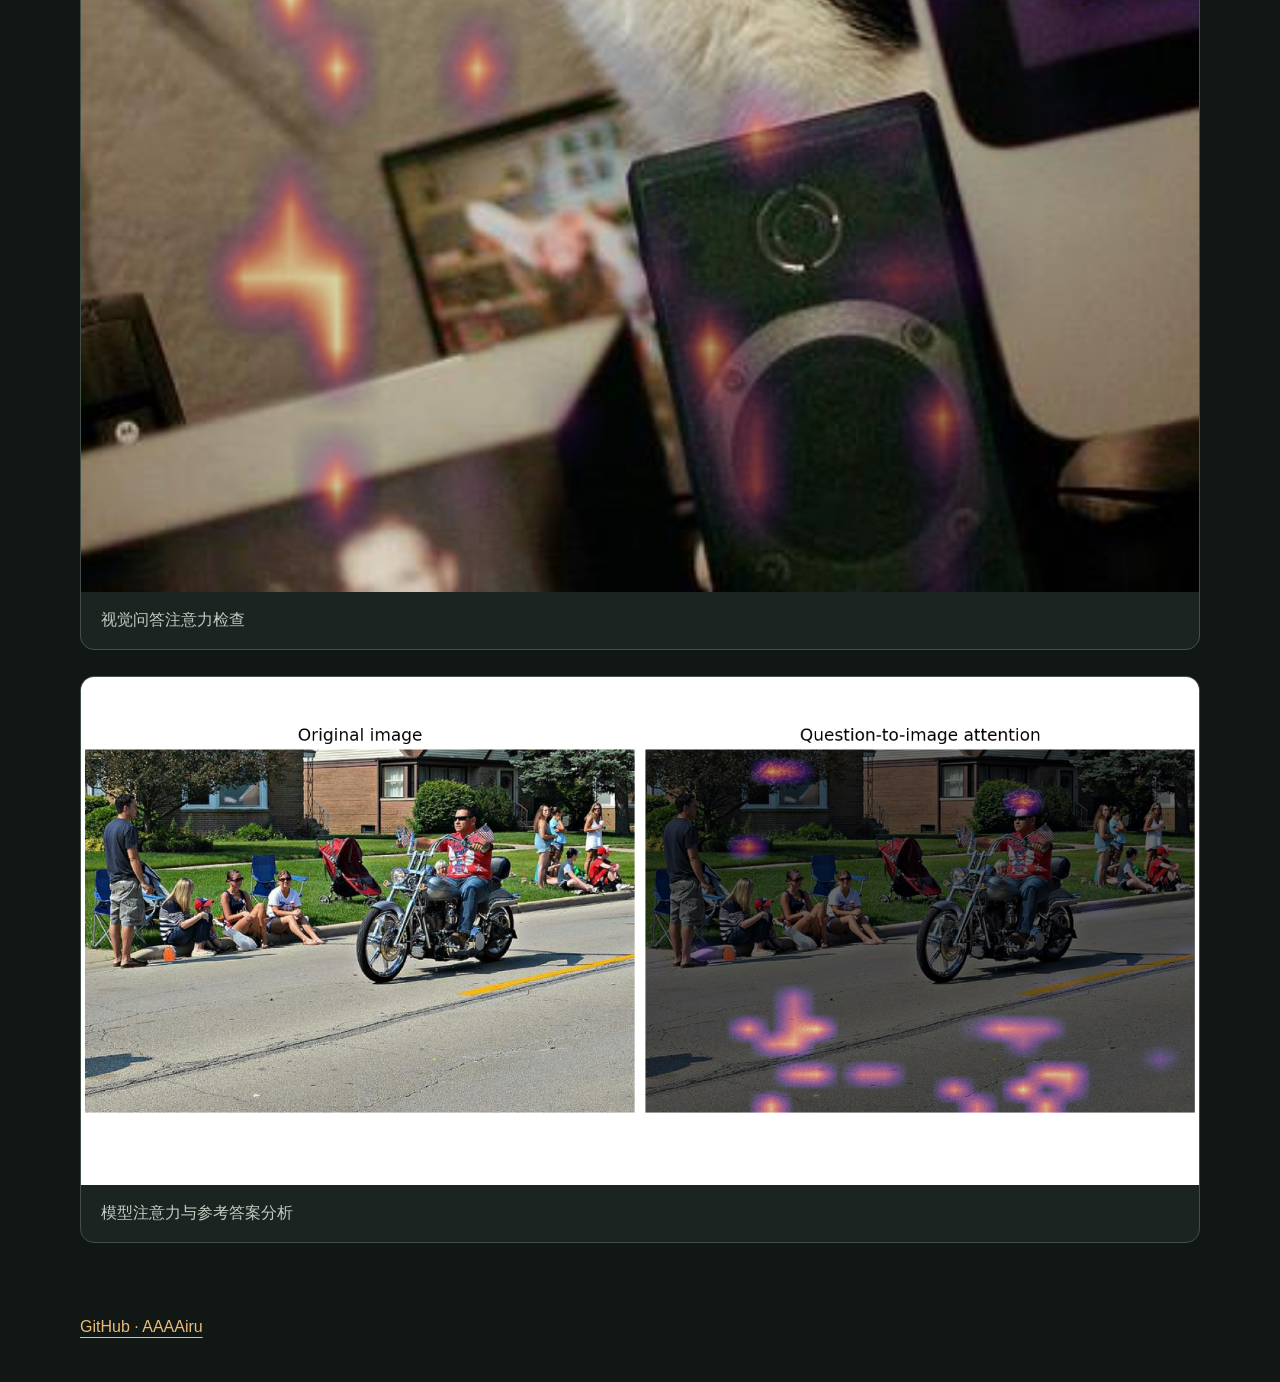
<file: blip.html>
<!doctype html><html lang="zh-CN"><meta charset="utf-8"><meta name="viewport" content="width=device-width,initial-scale=1"><title>BLIP 视觉问答 · AAAAiru</title><link rel="stylesheet" href="style.css"><nav><a href="index.html">作品导览</a><a href="art.html">欧洲艺术承续展</a><a href="garden.html">MyGarden</a><a href="nlp.html">英文文本分类</a><a href="blip.html">BLIP 视觉问答</a></nav><main><header><small>BLIP · PyTorch · 模型评测</small><h1>BLIP 视觉问答</h1><p>结合图像和英文问题生成回答，并通过注意力展示、独立题集与改进实验检查模型表现。</p></header><p>本地实验网站汇总了基线评测、模型注意力、空间问题和改进实验。线上保留结果与案例浏览，实时推理需要运行本机模型服务。</p><a class="action" href="blip-demo/index.html">浏览实验网站 ↗</a><div class="gallery"><figure><a href="blip.png"><img src="blip.png" alt="视觉问答注意力检查" loading="lazy"></a><figcaption>视觉问答注意力检查</figcaption></figure><figure><a href="blip-demo/assets/attention/good.png"><img src="blip-demo/assets/attention/good.png" alt="模型注意力与参考答案分析" loading="lazy"></a><figcaption>模型注意力与参考答案分析</figcaption></figure></div></main><footer><a href="https://github.com/AAAAiru">GitHub · AAAAiru</a></footer></html>
</file>
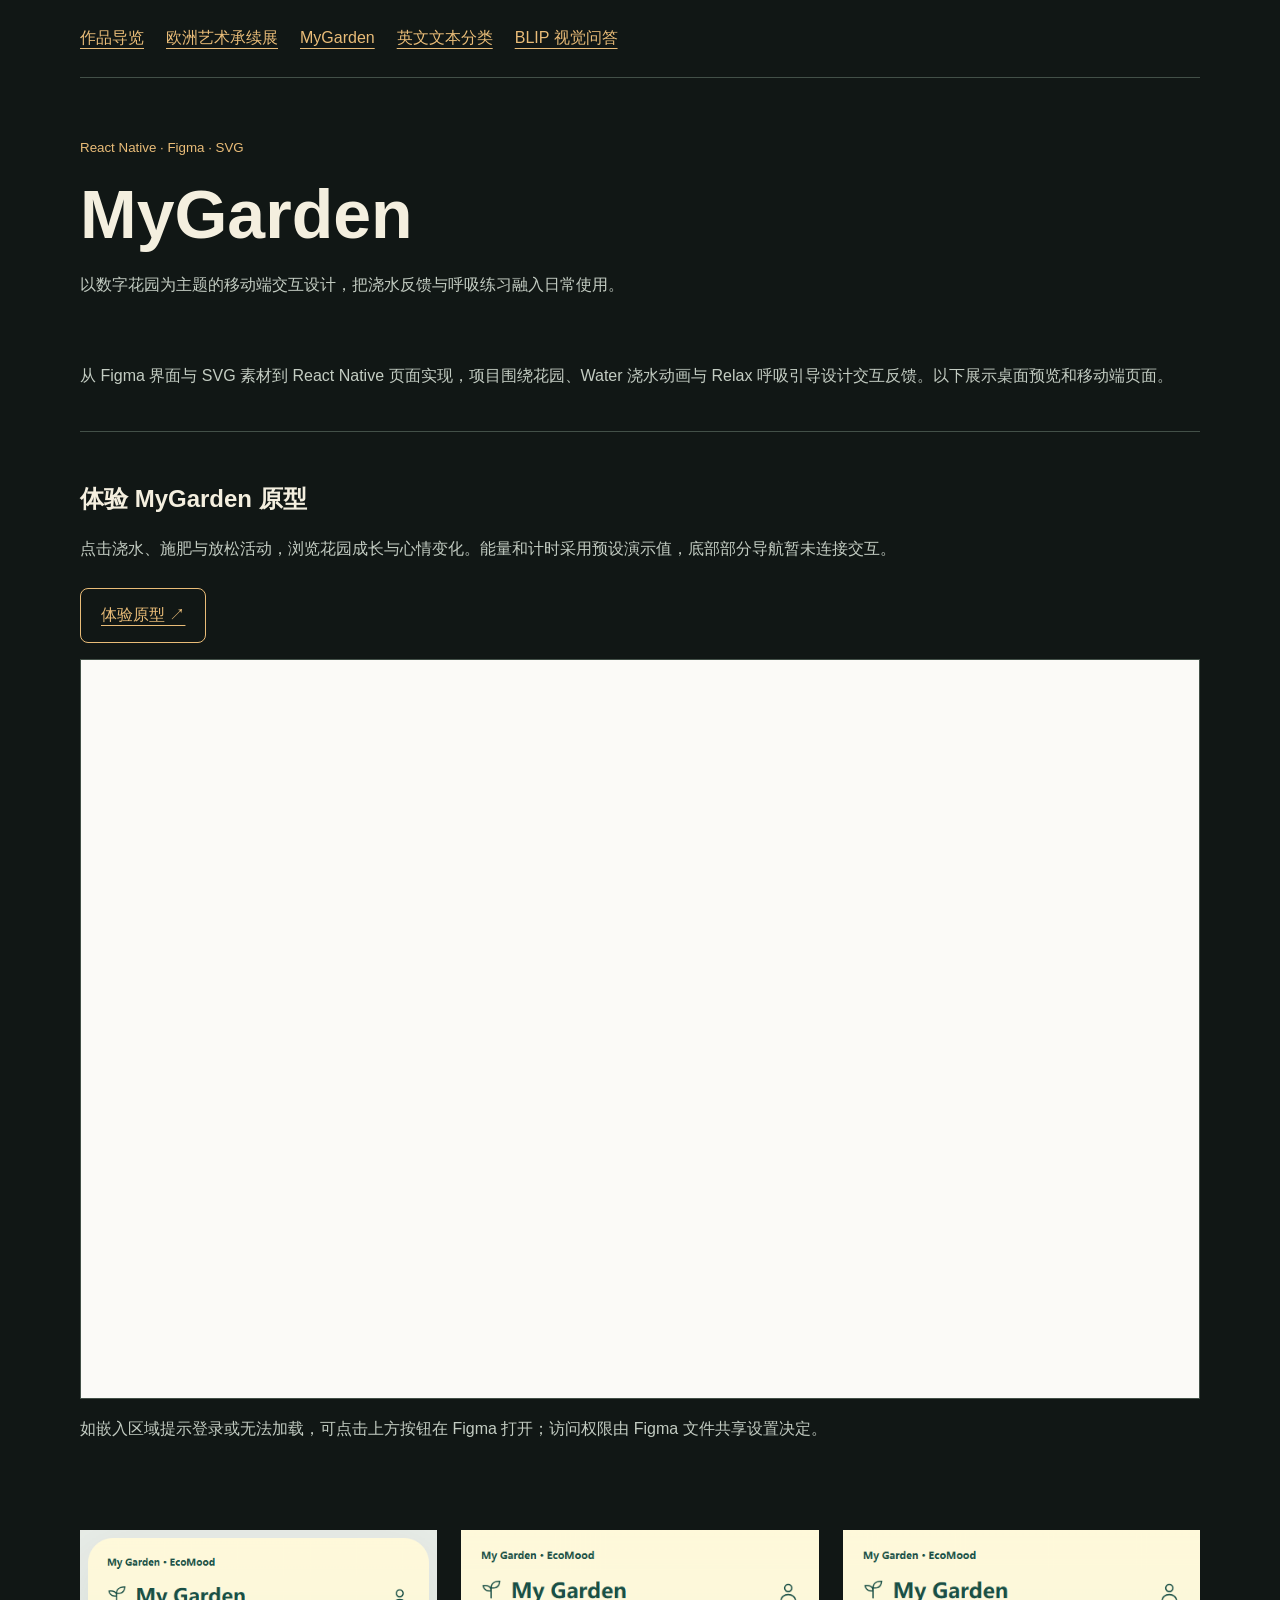
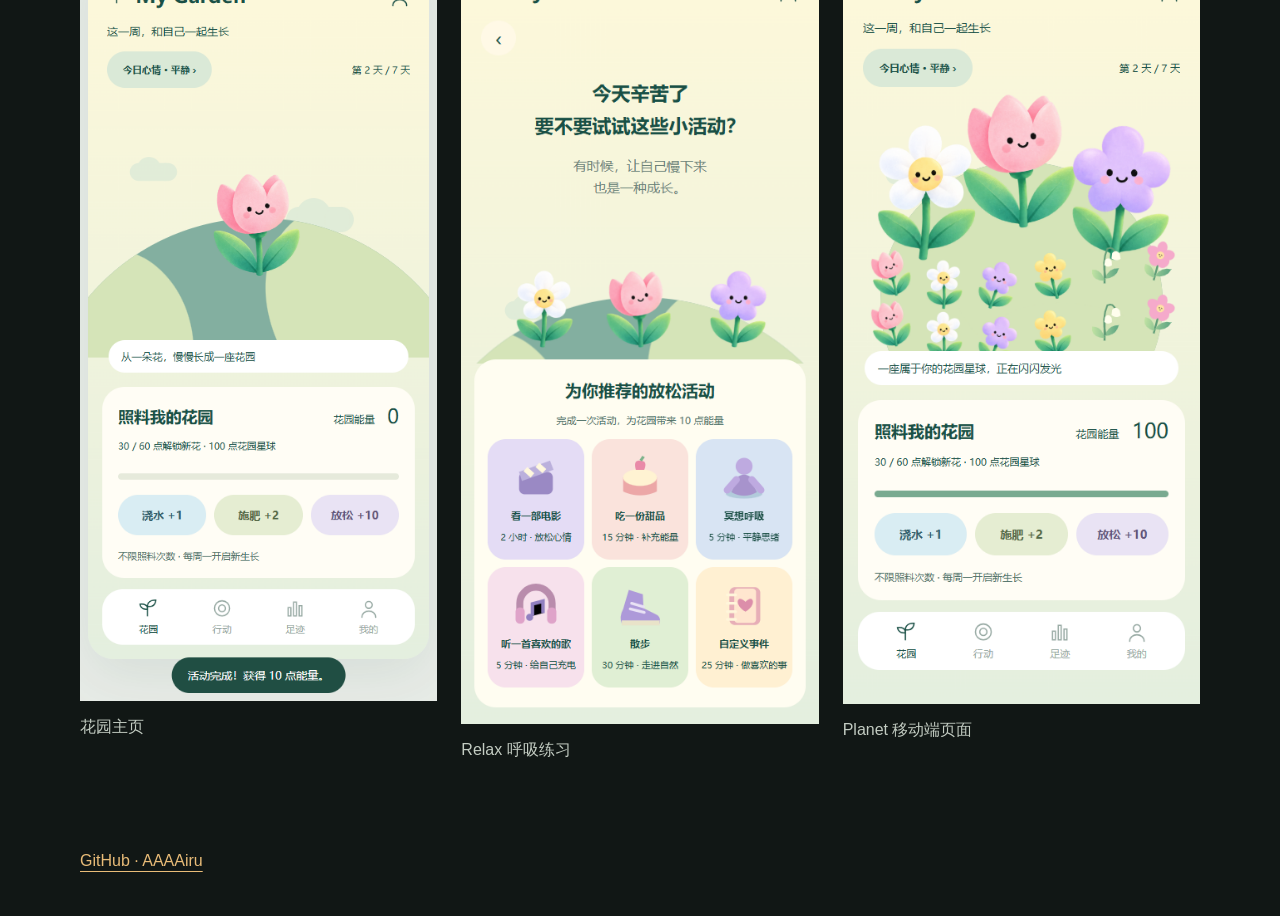
<file: garden.html>
<!doctype html><html lang="zh-CN"><meta charset="utf-8"><meta name="viewport" content="width=device-width,initial-scale=1"><title>MyGarden · AAAAiru</title><link rel="stylesheet" href="style.css"><style>.garden-gallery{grid-template-columns:repeat(3,minmax(0,1fr));align-items:start;gap:24px}.garden-gallery figure{border-radius:0;background:transparent;border:0}.garden-gallery img{width:100%;height:auto}.garden-gallery figcaption{padding:12px 0}@media(max-width:700px){.garden-gallery{grid-template-columns:1fr;max-width:430px;margin:30px auto;gap:32px}}.prototype{margin:40px 0;padding:30px 0;border-top:1px solid #435048}.prototype iframe{display:block;width:100%;height:740px;border:1px solid #435048;background:#FBFAF7}@media(max-width:700px){.prototype iframe{height:660px}}@media print{.prototype iframe,.prototype .action{display:none}}</style><nav><a href="index.html">作品导览</a><a href="art.html">欧洲艺术承续展</a><a href="garden.html">MyGarden</a><a href="nlp.html">英文文本分类</a><a href="blip.html">BLIP 视觉问答</a></nav><main><header><small>React Native · Figma · SVG</small><h1>MyGarden</h1><p>以数字花园为主题的移动端交互设计，把浇水反馈与呼吸练习融入日常使用。</p></header><p>从 Figma 界面与 SVG 素材到 React Native 页面实现，项目围绕花园、Water 浇水动画与 Relax 呼吸引导设计交互反馈。以下展示桌面预览和移动端页面。</p><section class="prototype" aria-labelledby="prototype-title"><h2 id="prototype-title">体验 MyGarden 原型</h2><p>点击浇水、施肥与放松活动，浏览花园成长与心情变化。能量和计时采用预设演示值，底部部分导航暂未连接交互。</p><a class="action" href="https://www.figma.com/proto/XHA2SkDdpUCdhroIdmFwxV/MyGarden?node-id=75-996&amp;starting-point-node-id=75%3A996&amp;scaling=scale-down&amp;content-scaling=fixed" target="_blank" rel="noopener noreferrer">体验原型 ↗</a><iframe title="MyGarden Figma 交互原型" src="https://www.figma.com/embed?embed_host=share&url=https%3A%2F%2Fwww.figma.com%2Fproto%2FXHA2SkDdpUCdhroIdmFwxV%2FMyGarden%3Fnode-id%3D75-996%26starting-point-node-id%3D75%253A996%26scaling%3Dscale-down%26content-scaling%3Dfixed" loading="lazy" allowfullscreen></iframe><p>如嵌入区域提示登录或无法加载，可点击上方按钮在 Figma 打开；访问权限由 Figma 文件共享设置决定。</p></section><div class="gallery garden-gallery"><figure><a href="media/garden-cropped.png"><img src="media/garden-cropped.png" alt="花园主页" loading="lazy"></a><figcaption>花园主页</figcaption></figure><figure><a href="media/local-relax-mobile.png"><img src="media/local-relax-mobile.png" alt="Relax 呼吸练习" loading="lazy"></a><figcaption>Relax 呼吸练习</figcaption></figure><figure><a href="media/local-planet-mobile.png"><img src="media/local-planet-mobile.png" alt="Planet 移动端页面" loading="lazy"></a><figcaption>Planet 移动端页面</figcaption></figure></div></main><footer><a href="https://github.com/AAAAiru">GitHub · AAAAiru</a></footer></html>
</file>
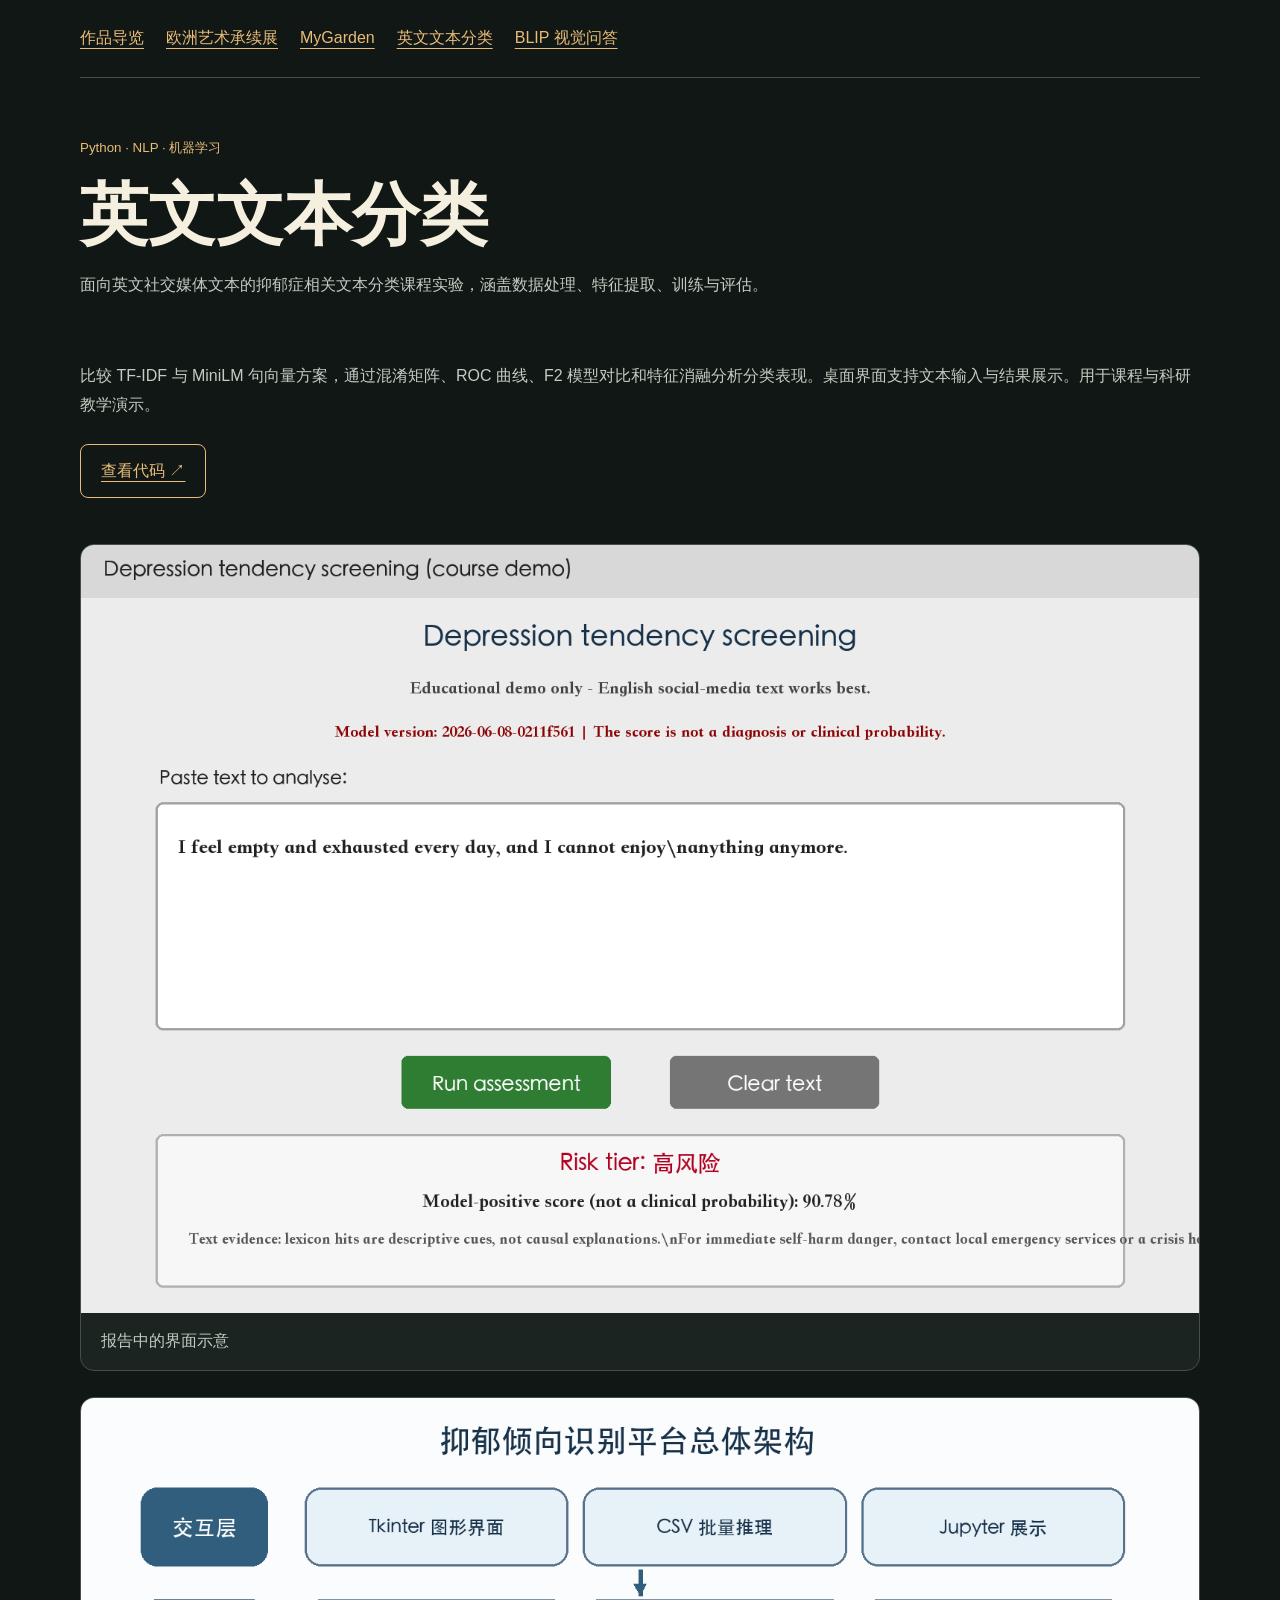
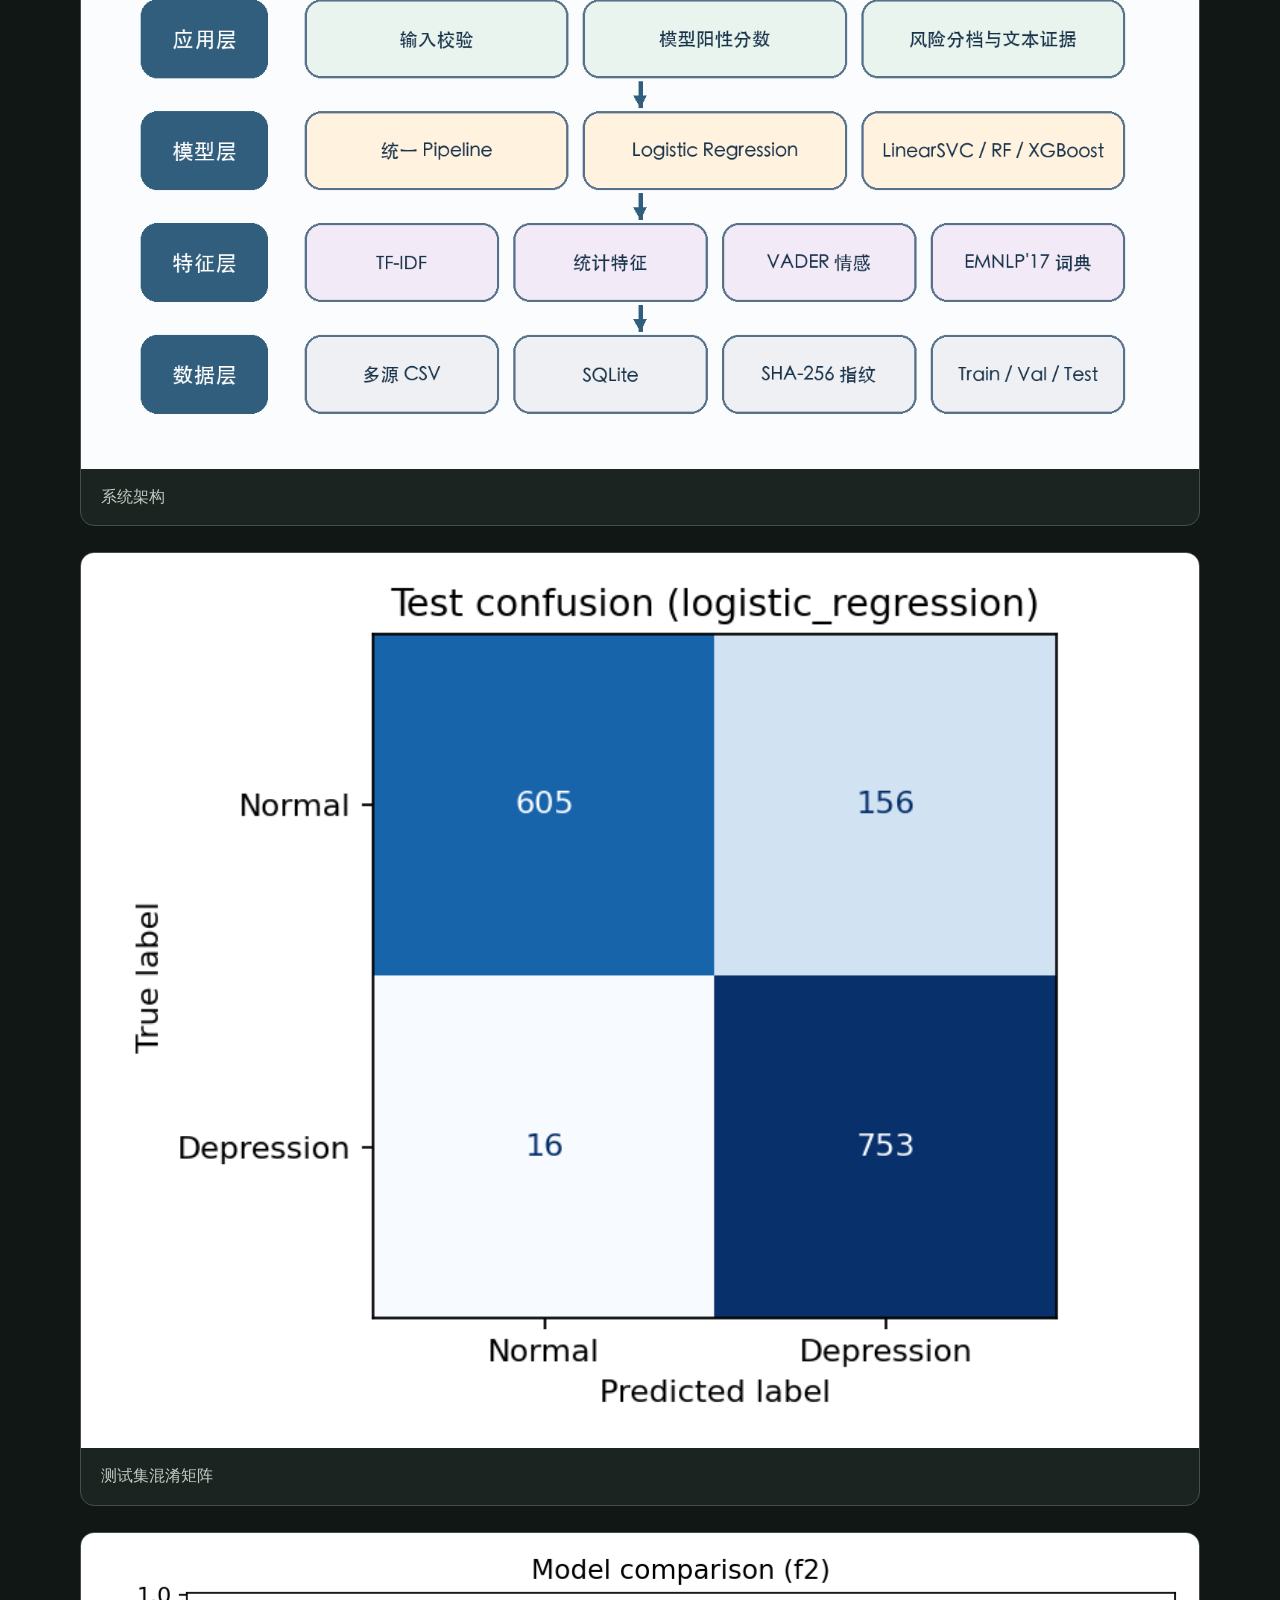
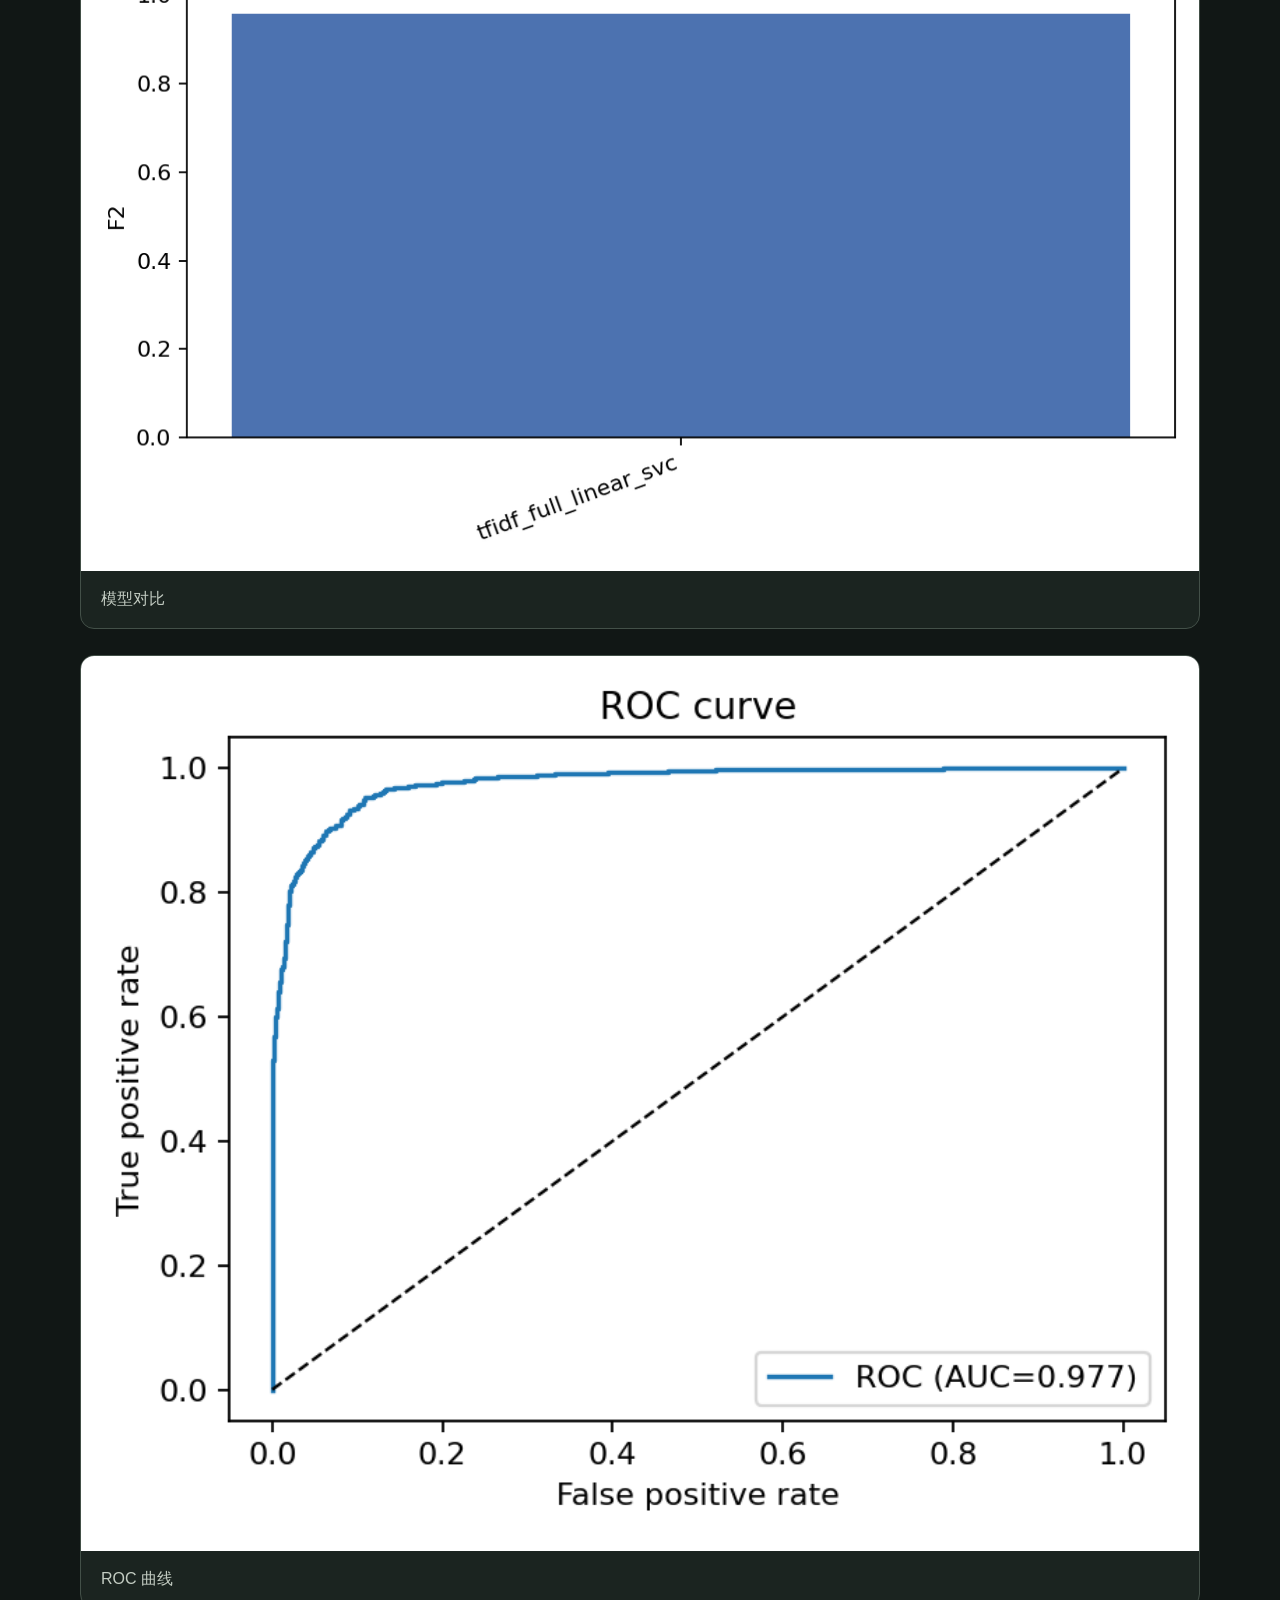
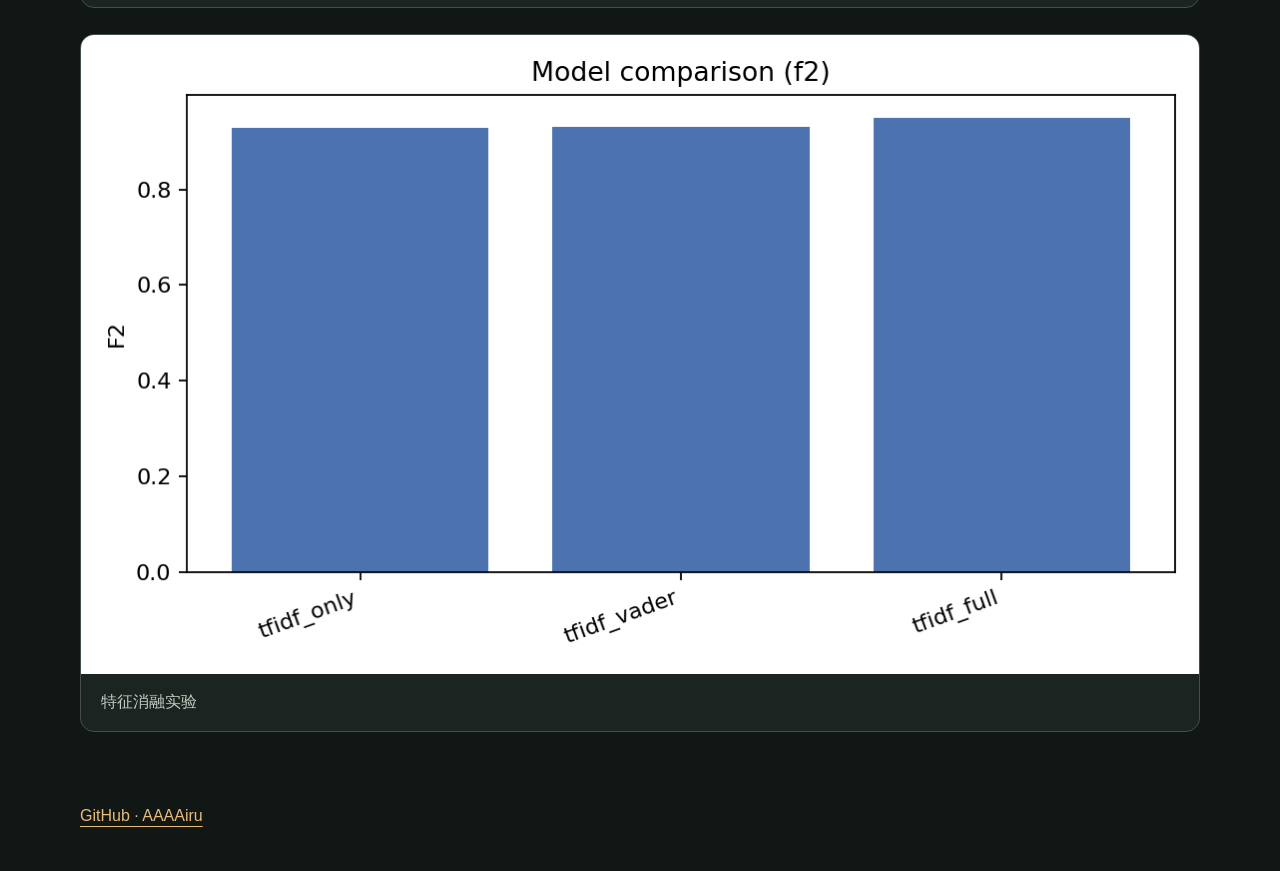
<file: nlp.html>
<!doctype html><html lang="zh-CN"><meta charset="utf-8"><meta name="viewport" content="width=device-width,initial-scale=1"><title>英文文本分类 · AAAAiru</title><link rel="stylesheet" href="style.css"><nav><a href="index.html">作品导览</a><a href="art.html">欧洲艺术承续展</a><a href="garden.html">MyGarden</a><a href="nlp.html">英文文本分类</a><a href="blip.html">BLIP 视觉问答</a></nav><main><header><small>Python · NLP · 机器学习</small><h1>英文文本分类</h1><p>面向英文社交媒体文本的抑郁症相关文本分类课程实验，涵盖数据处理、特征提取、训练与评估。</p></header><p>比较 TF-IDF 与 MiniLM 句向量方案，通过混淆矩阵、ROC 曲线、F2 模型对比和特征消融分析分类表现。桌面界面支持文本输入与结果展示。用于课程与科研教学演示。</p><a class="action" href="https://github.com/AAAAiru/Python-">查看代码 ↗</a><div class="gallery"><figure><a href="media/gui_mock.png"><img src="media/gui_mock.png" alt="报告中的界面示意" loading="lazy"></a><figcaption>报告中的界面示意</figcaption></figure><figure><a href="media/system_architecture.png"><img src="media/system_architecture.png" alt="系统架构" loading="lazy"></a><figcaption>系统架构</figcaption></figure><figure><a href="media/confusion_matrix_test.png"><img src="media/confusion_matrix_test.png" alt="测试集混淆矩阵" loading="lazy"></a><figcaption>测试集混淆矩阵</figcaption></figure><figure><a href="media/model_compare_test_f2.png"><img src="media/model_compare_test_f2.png" alt="模型对比" loading="lazy"></a><figcaption>模型对比</figcaption></figure><figure><a href="media/roc_test.png"><img src="media/roc_test.png" alt="ROC 曲线" loading="lazy"></a><figcaption>ROC 曲线</figcaption></figure><figure><a href="media/ablation_test_f2.png"><img src="media/ablation_test_f2.png" alt="特征消融实验" loading="lazy"></a><figcaption>特征消融实验</figcaption></figure></div></main><footer><a href="https://github.com/AAAAiru">GitHub · AAAAiru</a></footer></html>
</file>
<file: home.css>
*{box-sizing:border-box}html{scroll-behavior:smooth}body{margin:0;background:#FBFAF7;color:#14110F;font:16px/1.8 'PingFang SC','Microsoft YaHei',sans-serif}main,nav,footer{width:min(1120px,calc(100% - 48px));margin:auto}nav{display:flex;gap:28px;padding:22px 0;border-bottom:1px solid #14110F}a{color:inherit;text-underline-offset:5px}a:hover{color:#C0432C}a:focus-visible{outline:2px solid #C0432C;outline-offset:5px}h1,h2,h3{font-family:'Songti SC','Noto Serif SC',serif;font-weight:500;line-height:1.35}h1{font-size:clamp(60px,9vw,112px);margin:15px 0}h2{font-size:32px;margin:0 0 28px}h3{font-size:26px;margin:10px 0}p{margin:12px 0}header{padding:85px 0 72px}header .position{font-size:24px;max-width:680px}.status,.eyebrow{color:#C0432C}.actions{display:flex;gap:16px;margin-top:30px}.button{padding:12px 24px;border:1px solid #14110F;text-decoration:none}.button:first-child{background:#C0432C;color:#FBFAF7;border-color:#C0432C}section{padding:55px 0;border-top:1px solid #14110F}.numbers{display:grid;grid-template-columns:repeat(3,1fr);gap:28px}.numbers strong{font-size:52px;font-family:'Songti SC',serif;font-weight:400}.numbers p{margin:0}.cards{display:grid;grid-template-columns:1fr 1fr;gap:48px 32px}.card{border-top:1px solid #14110F;padding-top:20px}.card img{display:block;width:100%;height:260px;object-fit:contain;background:#f0eee8}.meta{font-size:15px}.result{color:#C0432C}.abilities{display:grid;grid-template-columns:repeat(3,1fr);gap:35px}.entry{display:grid;grid-template-columns:180px 1fr;padding:25px 0;border-top:1px solid #14110F}.entry h3{margin-top:0}.contact a{margin-right:24px}footer{padding:25px 0 45px}.js .reveal{opacity:0;transform:translateY(16px);transition:opacity .5s,transform .5s}.js .reveal.visible{opacity:1;transform:none}@media(max-width:700px){body{font-size:16px}.cards,.abilities{grid-template-columns:1fr}.numbers{gap:14px}.numbers strong{font-size:38px}.entry{grid-template-columns:1fr}.card img{height:240px}header{padding:45px 0}.meta{font-size:15px}nav{gap:20px}section{padding:38px 0}}@media(prefers-reduced-motion:reduce){html{scroll-behavior:auto}.js .reveal{opacity:1;transform:none;transition:none}}@page{size:A4;margin:14mm}@media print{html{scroll-behavior:auto}body{background:#fff;font-size:10pt;line-height:1.5}main,footer{width:100%}nav,.actions,.project-link{display:none!important}.js .reveal,.reveal{opacity:1!important;transform:none!important;transition:none!important}header{padding:0 0 8mm}h1{font-size:38pt;margin:2mm 0}header .position{font-size:14pt}h2{font-size:20pt;margin:0 0 5mm}h3{font-size:14pt}section{padding:6mm 0}.numbers strong{font-size:26pt}.cards{gap:6mm;grid-template-columns:1fr 1fr}.card{break-inside:avoid;padding-top:3mm}.card img{height:35mm}.meta{font-size:9pt}.abilities{gap:5mm}.entry{padding:3mm 0;grid-template-columns:38mm 1fr}footer{padding:3mm 0}.contact a{margin-right:5mm}a{text-decoration:none}.result{color:#14110F}}

.garden-preview{display:flex;gap:10px;height:260px;overflow:hidden;background:#f0eee8;padding:12px;justify-content:center}.card .garden-preview img{width:calc((100% - 20px)/3);height:100%;object-fit:contain}@media print{.garden-preview{height:35mm;padding:2mm;gap:2mm}}
</file>
<file: blip-demo/demo.css>
:root{--ink:#173139;--deep:#142c32;--deep2:#203e43;--mint:#bce9d2;--green:#207b64;--cream:#f6f4ed;--paper:#fffefa;--line:#d6dfda;--muted:#60746e;--amber:#cb8b3d;--red:#a95a49;font-family:Manrope,"Microsoft YaHei",system-ui,sans-serif;color:var(--ink);background:var(--cream);scroll-behavior:smooth}
*{box-sizing:border-box}body{margin:0;min-width:320px}button,input{font:inherit}button{cursor:pointer}button:disabled{cursor:wait;opacity:.65}a{color:inherit;text-decoration:none}img{display:block;max-width:100%}h1,h2,h3,p{margin-top:0}.wrap{max-width:1240px;margin:auto;padding:0 32px}.skip{position:absolute;top:-100px;left:16px;z-index:100;background:white;padding:10px}.skip:focus{top:10px}.topline{display:flex;justify-content:space-between;gap:20px;background:#0e2329;color:#bad9cd;padding:8px max(32px,calc((100vw - 1176px)/2));font-size:11px;letter-spacing:.08em;text-transform:uppercase}.masthead{background:var(--deep);color:#fff;overflow:hidden}.nav{height:86px;display:flex;align-items:center;gap:34px;border-bottom:1px solid #ffffff27}.wordmark{display:flex;align-items:center;gap:12px;font-size:14px;font-weight:800;white-space:nowrap}.wordmark-symbol{font-family:"DM Sans",sans-serif;color:var(--deep);background:var(--mint);letter-spacing:-.08em;padding:6px 9px 6px 7px;font-size:22px;font-weight:700;line-height:1}.wordmark-symbol span{color:#3a9977}.navlinks{display:flex;gap:29px;margin-left:auto;font-size:12px;color:#d1e2dc}.navlinks a:hover,.text-link:hover{color:var(--mint)}.nav-cta{border:1px solid #7e9b93;border-radius:999px;padding:10px 16px;font-size:12px;white-space:nowrap}.nav-cta:hover{background:#ffffff18}.hero{display:grid;grid-template-columns:1.5fr .75fr;gap:70px;align-items:end;padding-top:78px;padding-bottom:95px;position:relative}.hero:before{content:"";position:absolute;right:-125px;top:0;width:510px;height:510px;border:1px solid #ffffff19;border-radius:50%;pointer-events:none}.hero:after{content:"";position:absolute;right:-60px;top:66px;width:380px;height:380px;border:1px solid #ffffff13;border-radius:50%;pointer-events:none}.eyebrow{font-family:"DM Sans",sans-serif;color:var(--green);font-size:11px;font-weight:700;letter-spacing:.16em;text-transform:uppercase;margin-bottom:13px}.eyebrow.light{color:var(--mint)}h1{font-size:clamp(44px,5.8vw,82px);line-height:1.12;letter-spacing:-.035em;font-weight:800;margin-bottom:25px}h1 em{font-style:normal;color:var(--mint)}.hero-lead{max-width:590px;line-height:1.85;color:#c9dbd4;font-size:16px}.hero-actions{display:flex;align-items:center;gap:30px;margin-top:30px}.button{display:inline-flex;align-items:center;justify-content:space-between;gap:28px;border:0;border-radius:8px;padding:15px 19px;font-weight:800;font-size:13px;transition:background .2s,transform .2s}.button:hover{transform:translateY(-2px)}.button-bright{background:var(--mint);color:var(--deep)}.button-bright:hover{background:#d4f5e3}.button-dark{background:var(--deep);color:white}.button-dark:hover{background:#28555a}.text-link{font-size:13px;color:#e5f3ea;text-decoration:underline;text-underline-offset:5px}.hero-proof{position:relative;z-index:1;border-top:1px solid #8caf9d;padding:23px 0 5px}.proof-big{display:flex;align-items:end;gap:13px}.proof-big strong{font-family:"DM Sans",sans-serif;font-size:76px;letter-spacing:-.06em;font-weight:500;line-height:1}.proof-big small{font-size:31px;color:#a5c5b9}.proof-big span{max-width:72px;font-size:12px;color:#cbdfd5;line-height:1.5;padding-bottom:9px}.proof-line{height:1px;background:#ffffff35;margin:18px 0}.hero-proof p{color:#b5d0c4;font-size:11px;line-height:1.9}.proof-stamp{position:absolute;right:0;bottom:0;color:#a9d8bf;text-align:right;font-size:10px;line-height:1.7}.proof-stamp b{font-family:"DM Sans",sans-serif;font-size:12px}
*[hidden]{display:none!important}
.section{padding-top:94px;padding-bottom:100px;scroll-margin-top:18px}.section-heading{display:flex;justify-content:space-between;align-items:end;gap:40px;margin-bottom:38px}.section-heading h2{font-size:clamp(31px,3.5vw,45px);line-height:1.2;letter-spacing:-.025em;margin-bottom:0}.section-heading>p{max-width:360px;color:var(--muted);font-size:13px;line-height:1.8;margin-bottom:3px}.live-section{padding-top:100px}.live-grid{display:grid;grid-template-columns:1.05fr .95fr;gap:20px}.upload-panel,.result-panel{border:1px solid var(--line);border-radius:15px;padding:28px;background:var(--paper)}.image-drop{height:270px;background:#edf2eb;border:1.5px dashed #9cbdb0;border-radius:9px;display:flex;align-items:center;justify-content:center;text-align:center;color:#46665a;overflow:hidden;cursor:pointer;position:relative}.image-drop:hover{background:#e5efe6}.image-drop input{position:absolute;width:1px;height:1px;opacity:0;overflow:hidden}.image-drop b{display:block;font-size:20px;color:#26493d;margin-bottom:8px}.image-drop small{display:block;font-size:12px}.drop-mark{display:block;font-size:36px;font-weight:300;margin-top:16px}.image-drop img{height:100%;width:100%;object-fit:contain}.image-drop.dragover{border-color:var(--green);background:#dcefe4}.sample-row{display:flex;align-items:center;gap:9px;flex-wrap:wrap;margin:18px 0 22px;font-size:11px;color:var(--muted)}.sample{background:#e9efe9;border:0;border-radius:999px;padding:7px 11px;color:#285746;font-size:11px}.sample:hover{background:#cce5d5}.field-label{display:block;margin-bottom:9px;font-size:13px;font-weight:800}.question-input{width:100%;border:1px solid #b9c9c0;background:white;border-radius:7px;padding:13px 15px;outline:none}.question-input:focus{border-color:var(--green);box-shadow:0 0 0 3px #bce9d277}.model-switch{display:flex;gap:7px;margin:17px 0}.model-choice{border:1px solid #c6d2ca;border-radius:7px;background:white;padding:9px 12px;font-size:11px;color:#4c625a}.model-choice.active{border-color:var(--deep);background:#e6efe8;color:var(--deep);font-weight:800}.ask-button{width:100%}.result-panel{display:flex;flex-direction:column;background:#dcebe0;border-color:#c6daca;min-height:505px}.result-top,.result-bottom{display:flex;justify-content:space-between;gap:16px}.result-top>span:last-child,.result-bottom{font-size:11px;color:#577369}.result-main{display:flex;flex-direction:column;justify-content:center;flex:1;padding:20px 10px}.result-glyph{font-family:Georgia,serif;font-size:88px;color:#89bd9f;line-height:.8}.result-main p{font-size:clamp(24px,2.2vw,34px);font-weight:700;line-height:1.45;letter-spacing:-.02em;overflow-wrap:anywhere;margin:0}.result-bottom{border-top:1px solid #b7d3c0;padding-top:17px}.result-bottom span:first-child{font-weight:800;color:#1f5646}
.evidence-section{background:#e8eee8}.baseline-layout{display:grid;grid-template-columns:.85fr 1.15fr;gap:18px}.headline-score,.category-board{background:var(--paper);border-radius:14px;padding:30px;min-height:265px}.headline-score>span,.category-header{font-size:12px;color:#557065;font-weight:700}.headline-score strong{display:block;font-family:"DM Sans",sans-serif;font-size:78px;line-height:1.15;letter-spacing:-.06em;color:var(--deep);font-weight:600;margin:10px 0 13px}.headline-score strong small{font-size:33px}.meter,.small-meter{height:9px;background:#dbe8dd;border-radius:99px;overflow:hidden}.meter i,.small-meter i{display:block;height:100%;background:var(--green)}.headline-score p{margin:15px 0 4px;font-size:13px}.headline-score>small{font-size:11px;color:var(--muted)}.category-header{display:flex;justify-content:space-between;margin-bottom:22px}.category-row{display:grid;grid-template-columns:68px 1fr 55px;align-items:center;gap:15px;margin:15px 0;font-size:12px}.category-row strong{text-align:right;font-family:"DM Sans",sans-serif;font-size:12px}.subhead{display:flex;align-items:end;justify-content:space-between;gap:20px;margin:54px 0 23px}.subhead h3{font-size:25px;margin-bottom:3px}.subhead p{font-size:12px;color:var(--muted);margin:0}.sub-index{font-family:"DM Sans",sans-serif;font-size:10px;letter-spacing:.12em;color:#6c8779}.example-grid{display:grid;grid-template-columns:repeat(3,1fr);gap:18px}.example{background:var(--paper);border-radius:13px;overflow:hidden}.example img{height:210px;width:100%;object-fit:contain;background:#dfe8e2}.example-body{padding:20px}.level{display:inline-block;font-size:11px;font-weight:800;letter-spacing:.08em;border-radius:999px;background:#dcefe0;color:#176346;padding:5px 10px}.level.medium{background:#f7eacb;color:#926524}.level.bad{background:#f4ddd7;color:#9b4e3e}.example h4{min-height:50px;font-size:15px;line-height:1.5;margin:16px 0}.answer-line{display:flex;justify-content:space-between;gap:12px;border-top:1px solid var(--line);padding:8px 0;font-size:12px}.answer-line strong{overflow-wrap:anywhere;text-align:right}.example p{color:var(--muted);font-size:11px;line-height:1.7;margin:12px 0 0;min-height:54px}.question-drawer{border-top:1px solid #b9ccc0;margin-top:34px}.question-drawer summary{list-style:none;cursor:pointer;padding:20px 0;font-size:14px;font-weight:800;display:flex;justify-content:space-between}.question-drawer summary::-webkit-details-marker{display:none}.question-drawer[open] summary span{transform:rotate(45deg)}.question-tools{display:flex;gap:9px;flex-wrap:wrap;margin-bottom:16px}.chip{background:#fff;border:1px solid #c5d2c8;color:#36564b;border-radius:999px;padding:7px 13px;font-size:11px}.chip.active{background:var(--deep);border-color:var(--deep);color:#fff}#review-search{margin-left:auto;border:1px solid #c5d2c8;padding:8px 12px;border-radius:7px;min-width:230px}.review-list{max-height:480px;overflow:auto;background:white;border-radius:10px}.review-row{display:grid;grid-template-columns:38px 74px 1fr 155px 70px;gap:12px;align-items:center;border-bottom:1px solid #e7ece7;padding:10px 15px;font-size:11px}.review-row img{width:72px;height:55px;object-fit:contain;background:#edf2ee}.review-row b{font-size:12px}.review-row .wrong{color:var(--red);font-weight:800}.review-row .correct{color:var(--green);font-weight:800}
.attention-controls{display:flex;gap:8px;margin-bottom:20px;flex-wrap:wrap}.tab{border:1px solid #becdc3;background:transparent;padding:10px 15px;border-radius:7px;color:#50695d;font-size:12px}.tab.active{background:var(--deep);border-color:var(--deep);color:white}.attention-view{display:grid;grid-template-columns:1.45fr .55fr;gap:0;background:#e4e9e2;border-radius:14px;overflow:hidden}.attention-figure{background:#fff;padding:16px;display:grid;place-items:center}.attention-figure img{max-height:530px;width:100%;object-fit:contain}.attention-aside{padding:32px;display:flex;flex-direction:column;justify-content:center}.attention-aside h3{font-size:22px;line-height:1.45;overflow-wrap:anywhere}.answer-pair{display:grid;grid-template-columns:1fr 1fr;gap:9px}.answer-pair>div{background:#fff;padding:12px;border-radius:8px}.answer-pair small{font-size:10px;color:var(--muted)}.answer-pair b{display:block;margin-top:6px;overflow-wrap:anywhere}.attention-aside>p:not(.caution){font-size:12px;color:#46665b;margin-top:20px}.caution{margin:20px 0 0;border-top:1px solid #b5c7b9;padding-top:16px;font-size:11px;color:#50675b;line-height:1.7}
.error-section{background:#e8eee8}.error-grid{display:grid;grid-template-columns:repeat(4,1fr);gap:16px}.error-card{background:white;border-radius:12px;overflow:hidden}.error-card img{width:100%;height:160px;object-fit:contain;background:#dce5dd}.error-body{padding:16px}.error-body .error-kind{font-size:10px;color:var(--green);font-weight:800;letter-spacing:.08em}.error-body h3{font-size:15px;line-height:1.45;min-height:44px;margin:10px 0}.error-body p{font-size:11px;color:var(--muted);line-height:1.7;margin:10px 0 0}.error-body strong{color:var(--red)}.evidence-note{display:grid;grid-template-columns:100px 1fr;gap:16px;border-top:1px solid #baccc0;margin-top:25px;padding-top:19px;font-size:12px;line-height:1.7}.evidence-note span{color:#506b5e}
.experiment-stack{display:grid;gap:17px}.experiment-card{border:1px solid var(--line);border-radius:14px;background:var(--paper);overflow:hidden}.experiment-intro{display:flex;align-items:center;gap:20px;padding:22px 28px;border-bottom:1px solid var(--line)}.experiment-no{font-family:"DM Sans",sans-serif;color:#94b6a5;font-size:35px;line-height:1}.experiment-intro h3{font-size:19px;margin:0 0 3px}.experiment-intro p{font-size:11px;color:var(--muted);margin:0}.status{margin-left:auto;white-space:nowrap;border-radius:999px;padding:6px 11px;font-size:10px;font-weight:800}.status-down{background:#fae8d8;color:#985d26}.status-flat{background:#e8ece6;color:#5e725d}.experiment-body{padding:26px 28px}.score-compare{max-width:750px}.score-row{display:grid;grid-template-columns:95px 1fr 65px;gap:13px;align-items:center;margin:13px 0;font-size:12px}.score-row strong{text-align:right}.score-track{background:#e2eae2;height:18px;border-radius:3px;overflow:hidden}.score-track i{height:100%;display:block;background:#267c62}.score-track.amber i{background:#d7a75b}.experiment-takeaway{color:#556f62;font-size:12px;margin:17px 0 0;line-height:1.7}.mini-switch{display:flex;gap:8px;margin:23px 0 13px}.mini-cases{display:grid;grid-template-columns:repeat(2,1fr);gap:12px}.mini-case{display:grid;grid-template-columns:95px 1fr;background:#eef3ed;border-radius:8px;overflow:hidden;min-height:95px}.mini-case img{width:95px;height:100%;object-fit:contain;background:#e3e9e2}.mini-case div{padding:11px}.mini-case b{font-size:11px}.mini-case p{font-size:11px;margin:5px 0 0;color:var(--muted)}.two-column{display:grid;grid-template-columns:1.3fr 1fr;gap:30px;align-items:center}.diagram{display:flex;align-items:center;gap:7px}.diagram-box{background:#edf1e9;padding:18px 12px;border-radius:8px;font-size:11px;font-weight:800;text-align:center;flex:1}.diagram-box small{display:block;margin-top:6px;color:#637e6e}.diagram-box.trainable{background:#d8ede0;color:#116247}.diagram-arrow{color:#74a58c}.note-block{padding-left:20px;background:#f0f5ed;border-radius:8px;padding-top:14px;padding-bottom:14px;font-size:12px}.note-block p{margin:8px 0}.note-block small{color:var(--muted);line-height:1.6}.encoder-bars{display:grid;grid-template-columns:repeat(3,1fr);gap:12px}.encoder-col{background:#eff3ec;padding:16px;border-radius:9px;min-height:105px}.encoder-col b{font-size:12px}.encoder-col strong{display:block;font-family:"DM Sans",sans-serif;font-size:30px;margin:10px 0 5px}.encoder-col .small-meter{height:6px}
.open-section{background:#dfece2}.open-grid{display:grid;grid-template-columns:repeat(3,1fr);gap:18px}.open-card{background:#fff;border-radius:12px;overflow:hidden}.open-card img{width:100%;height:210px;object-fit:contain;background:#e8efe8}.open-card .open-body{padding:20px}.open-card h3{font-size:14px;min-height:42px}.open-card small{font-size:10px;color:var(--muted);display:block;margin:12px 0 4px}.open-card p{font-size:12px;line-height:1.75;margin:0;overflow-wrap:anywhere}.open-card .model-response{background:#e9f1ef;padding:12px;border-radius:7px}.open-caution{border-top:1px solid #aebfb0;margin:28px 0 0;padding-top:18px;color:#4f6859;font-size:12px;line-height:1.7}.footer{background:var(--deep);color:#dce9e2;padding:43px 0}.footer-layout{display:grid;grid-template-columns:1fr 1.5fr auto;gap:30px;align-items:start}.footer b{font-size:12px}.footer p{color:#9dbbb0;font-size:11px;line-height:1.7;margin:7px 0 0}.footer a{font-size:11px;text-decoration:underline;text-underline-offset:5px}
::selection{background:#a6dfbf;color:#102b2d}:focus-visible{outline:3px solid #49b98b;outline-offset:3px}*{scrollbar-color:#94b4a3 #edf1e9}input{accent-color:var(--green)}
@media(max-width:1050px){.navlinks{gap:15px}.hero{gap:35px}.error-grid{grid-template-columns:repeat(2,1fr)}.example h4{min-height:70px}.two-column{grid-template-columns:1fr}.attention-view{grid-template-columns:1.2fr .8fr}}
@media(max-width:760px){.wrap{padding-left:20px;padding-right:20px}.topline{padding-left:20px;padding-right:20px}.nav{height:70px}.navlinks{display:none}.nav-cta{margin-left:auto}.hero{grid-template-columns:1fr;padding-top:55px;padding-bottom:60px}.hero-proof{max-width:360px}.section{padding-top:67px;padding-bottom:70px}.section-heading{display:block}.section-heading>p{margin:17px 0 0}.live-grid,.baseline-layout,.attention-view{grid-template-columns:1fr}.result-panel{min-height:320px}.example-grid,.open-grid{grid-template-columns:1fr 1fr}.review-row{grid-template-columns:30px 58px 1fr 60px}.review-row .review-answer{display:none}}
@media(max-width:540px){.topline{font-size:9px}.topline span:last-child{display:none}.wordmark{font-size:12px}.nav-cta{font-size:11px}.hero h1{font-size:46px}.hero-actions{gap:15px;flex-wrap:wrap}.upload-panel,.result-panel{padding:18px}.image-drop{height:220px}.example-grid,.open-grid,.error-grid,.mini-cases,.encoder-bars,.footer-layout{grid-template-columns:1fr}.example h4{min-height:0}.example p{min-height:0}.attention-aside{padding:22px}.experiment-intro{align-items:flex-start;padding:18px;gap:10px}.experiment-intro h3{font-size:16px}.experiment-intro .status{display:none}.experiment-body{padding:18px}.score-row{grid-template-columns:70px 1fr 55px;gap:7px;font-size:11px}.diagram{flex-wrap:wrap}.diagram-arrow{display:none}.diagram-box{min-width:90px}.question-tools #review-search{width:100%;margin-left:0}.review-row{gap:6px;padding:8px}.review-row b{font-size:10px}}
.live-status{font-size:12px;line-height:1.6;color:var(--muted);margin:12px 0 0}.live-results{display:grid;gap:12px;align-content:center;flex:1;padding:18px 0}.live-result-card{background:#fffefa;border-radius:10px;padding:18px;min-width:0}.live-result-card small{display:block;color:var(--green);font-size:11px;font-weight:800;letter-spacing:.08em;margin-bottom:8px}.live-result-card p{font-size:17px;line-height:1.55;font-weight:650;margin:0;overflow-wrap:anywhere}.heat-card img{width:100%;max-height:340px;object-fit:contain;background:#f3f0e8;border-radius:5px}.heat-card p{font-size:13px;color:var(--muted)}.result-panel{min-height:550px}.result-bottom{align-items:center}
.heat-label{display:flex;align-items:center;gap:9px;margin:0 0 10px;font-size:11px;color:var(--muted)}.heat-label select{min-width:0;max-width:100%;border:1px solid #c6d2ca;border-radius:5px;background:white;color:var(--ink);padding:5px 7px;font-size:11px}.heat-card .heat-note{font-weight:400;font-size:11px;line-height:1.6;margin-top:10px}
</file>
<file: style.css>
*{box-sizing:border-box}body{margin:0;background:#111715;color:#f4efdf;font:16px/1.8 Inter,'Microsoft YaHei',sans-serif}main,nav,footer{width:min(1120px,calc(100% - 40px));margin:auto}nav{padding:24px 0;display:flex;gap:22px;flex-wrap:wrap;border-bottom:1px solid #435048}a{color:#e9bc78;text-underline-offset:5px}a:focus-visible{outline:2px solid #e9bc78;outline-offset:5px}header{padding:55px 0 30px}h1{font-size:clamp(36px,6vw,68px);line-height:1.2;margin:12px 0}h2{line-height:1.4}p{color:#c3ccc2;max-width: seventy}small{color:#e9bc78}.grid{display:grid;grid-template-columns:1fr 1fr;gap:24px}article,figure{margin:0;background:#1b2420;border:1px solid #435048;border-radius:14px;overflow:hidden}article img{width:100%;height:260px;object-fit:contain;background:#e4e6dc}article .copy{padding:24px}article h2{margin:8px 0}figure img{width:100%;height:auto;display:block}figcaption{padding:14px 20px;color:#c3ccc2}.gallery{display:grid;gap:26px;margin:30px 0}footer{padding:40px 0}.action{display:inline-block;padding:12px 20px;border:1px solid #e9bc78;border-radius:8px;margin:8px 12px 16px 0}@media(max-width:680px){.grid{grid-template-columns:1fr}header{padding-top:32px}article img{height:230px}}
</file>
